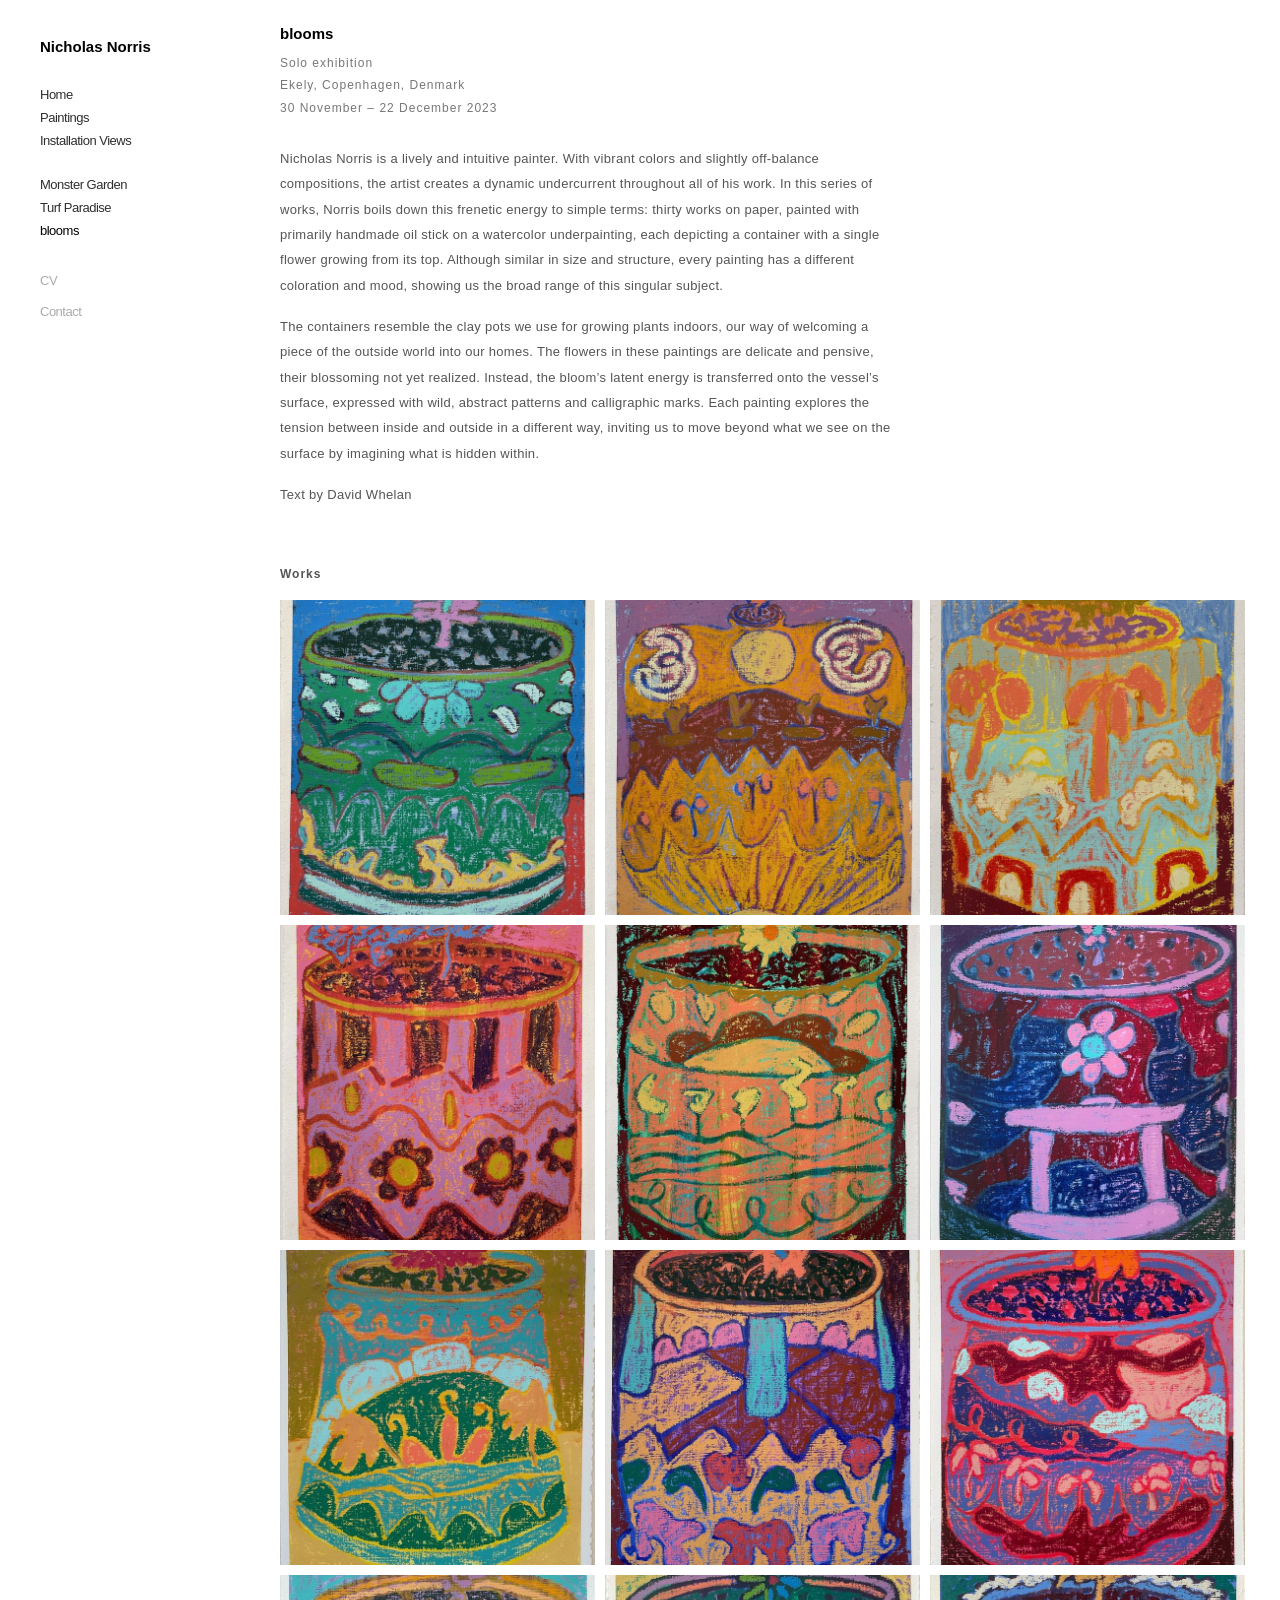
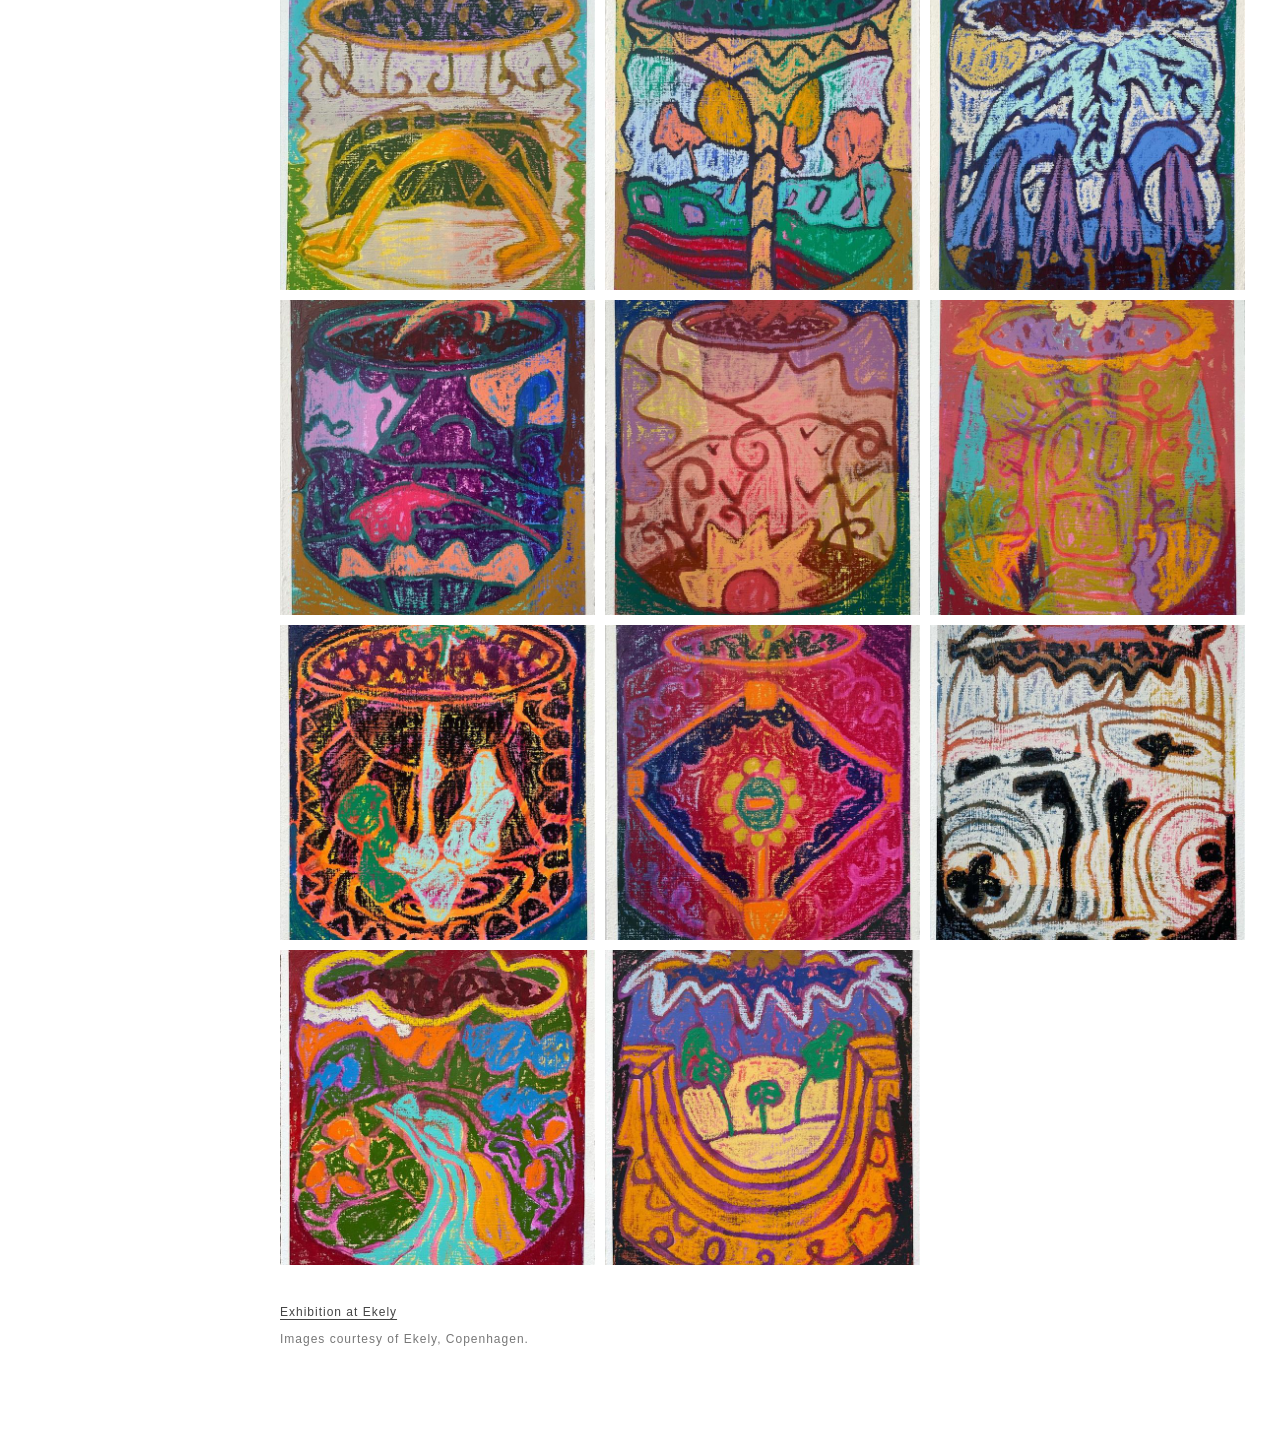
<file: docs/blooms.html>
<!DOCTYPE html>
<html lang="en">
<head>
  <meta charset="utf-8">
  <meta name="viewport" content="width=device-width, initial-scale=1">
  <title>blooms | Nicholas Norris</title>
  <meta name="description" content="Nicholas Norris, painter. Paintings, installation views, CV and contact.">
  <meta property="og:title" content="blooms | Nicholas Norris">
  <meta property="og:description" content="Nicholas Norris, painter. Paintings, installation views, CV and contact.">
  <meta property="og:image" content="https://www.nicholasnorris.com/img/installation-views/01-230224_TGG_016.jpg">
  <link rel="canonical" href="https://www.nicholasnorris.com/blooms">
  <link rel="stylesheet" href="assets/style.css">
</head>
<body data-site="Nicholas Norris" data-title="blooms | Nicholas Norris">
  <aside class="sidebar">
    <a class="site-title" href="index.html">Nicholas Norris</a>
    <nav aria-label="Main">
      <ul class="nav-primary">
        <li><a href="index.html">Home</a></li>
        <li><a href="paintings.html">Paintings</a></li>
        <li><a href="installation-views.html">Installation Views</a></li>
      </ul>
      <ul class="nav-shows">
        <li><a href="monster-garden.html">Monster Garden</a></li>
        <li><a href="turf-paradise.html">Turf Paradise</a></li>
        <li><a href="blooms.html" aria-current="page">blooms</a></li>
      </ul>
      <ul class="nav-secondary">
        <li><a href="cv.html">CV</a></li>
        <li><a href="contact.html">Contact</a></li>
      </ul>
    </nav>
      <div class="caption" data-caption hidden>
        <div class="title"></div>
        <div class="year"></div>
        <div class="medium"></div>
        <div class="size"></div>
        <div class="controls">
          <a class="prev" href="#">Prev</a> / <a class="next" href="#">Next</a><br>
          <a class="show-thumbs" href="#thumbnails">Show thumbnails</a>
        </div>
      </div>
  </aside>
  <main>
    <div class="show" data-hide-in-viewer>
      <header class="show-head">
        <h1>blooms</h1>
        <p>Solo exhibition</p>
        <p>Ekely, Copenhagen, Denmark</p>
        <p>30 November – 22 December 2023</p>
      </header>


      <div class="show-text">
        <p>Nicholas Norris is a lively and intuitive painter. With vibrant colors and slightly off-balance compositions, the artist creates a dynamic undercurrent throughout all of his work. In this series of works, Norris boils down this frenetic energy to simple terms: thirty works on paper, painted with primarily handmade oil stick on a watercolor underpainting, each depicting a container with a single flower growing from its top. Although similar in size and structure, every painting has a different coloration and mood, showing us the broad range of this singular subject.</p>
        <p>The containers resemble the clay pots we use for growing plants indoors, our way of welcoming a piece of the outside world into our homes. The flowers in these paintings are delicate and pensive, their blossoming not yet realized. Instead, the bloom’s latent energy is transferred onto the vessel’s surface, expressed with wild, abstract patterns and calligraphic marks. Each painting explores the tension between inside and outside in a different way, inviting us to move beyond what we see on the surface by imagining what is hidden within.</p>
        <p class="credit">Text by David Whelan</p>
      </div>
      <h2 class="show-works">Works</h2>
    </div>
    <div class="grid">
      <a href="#blooms-1"><img src="img/shows/blooms/works/thumbs/blooms-01.jpg" alt="blooms 1, 2023. Oil stick and watercolor on paper, ." loading="lazy" width="640" height="640"></a>
      <a href="#blooms-2"><img src="img/shows/blooms/works/thumbs/blooms-02.jpg" alt="blooms 2, 2023. Oil stick and watercolor on paper, ." loading="lazy" width="640" height="640"></a>
      <a href="#blooms-3"><img src="img/shows/blooms/works/thumbs/blooms-03.jpg" alt="blooms 3, 2023. Oil stick and watercolor on paper, ." loading="lazy" width="640" height="640"></a>
      <a href="#blooms-4"><img src="img/shows/blooms/works/thumbs/blooms-04.jpg" alt="blooms 4, 2023. Oil stick and watercolor on paper, ." loading="lazy" width="640" height="640"></a>
      <a href="#blooms-5"><img src="img/shows/blooms/works/thumbs/blooms-05.jpg" alt="blooms 5, 2023. Oil stick and watercolor on paper, ." loading="lazy" width="640" height="640"></a>
      <a href="#blooms-6"><img src="img/shows/blooms/works/thumbs/blooms-06.jpg" alt="blooms 6, 2023. Oil stick and watercolor on paper, ." loading="lazy" width="640" height="640"></a>
      <a href="#blooms-7"><img src="img/shows/blooms/works/thumbs/blooms-07.jpg" alt="blooms 7, 2023. Oil stick and watercolor on paper, ." loading="lazy" width="640" height="640"></a>
      <a href="#blooms-8"><img src="img/shows/blooms/works/thumbs/blooms-08.jpg" alt="blooms 8, 2023. Oil stick and watercolor on paper, ." loading="lazy" width="640" height="640"></a>
      <a href="#blooms-9"><img src="img/shows/blooms/works/thumbs/blooms-09.jpg" alt="blooms 9, 2023. Oil stick and watercolor on paper, ." loading="lazy" width="640" height="640"></a>
      <a href="#blooms-10"><img src="img/shows/blooms/works/thumbs/blooms-10.jpg" alt="blooms 10, 2023. Oil stick and watercolor on paper, ." loading="lazy" width="640" height="640"></a>
      <a href="#blooms-11"><img src="img/shows/blooms/works/thumbs/blooms-11.jpg" alt="blooms 11, 2023. Oil stick and watercolor on paper, ." loading="lazy" width="640" height="640"></a>
      <a href="#blooms-12"><img src="img/shows/blooms/works/thumbs/blooms-12.jpg" alt="blooms 12, 2023. Oil stick and watercolor on paper, ." loading="lazy" width="640" height="640"></a>
      <a href="#blooms-13"><img src="img/shows/blooms/works/thumbs/blooms-13.jpg" alt="blooms 13, 2023. Oil stick and watercolor on paper, ." loading="lazy" width="640" height="640"></a>
      <a href="#blooms-14"><img src="img/shows/blooms/works/thumbs/blooms-14.jpg" alt="blooms 14, 2023. Oil stick and watercolor on paper, ." loading="lazy" width="640" height="640"></a>
      <a href="#blooms-15"><img src="img/shows/blooms/works/thumbs/blooms-15.jpg" alt="blooms 15, 2023. Oil stick and watercolor on paper, ." loading="lazy" width="640" height="640"></a>
      <a href="#blooms-16"><img src="img/shows/blooms/works/thumbs/blooms-16.jpg" alt="blooms 16, 2023. Oil stick and watercolor on paper, ." loading="lazy" width="640" height="640"></a>
      <a href="#blooms-17"><img src="img/shows/blooms/works/thumbs/blooms-17.jpg" alt="blooms 17, 2023. Oil stick and watercolor on paper, ." loading="lazy" width="640" height="640"></a>
      <a href="#blooms-18"><img src="img/shows/blooms/works/thumbs/blooms-18.jpg" alt="blooms 18, 2023. Oil stick and watercolor on paper, ." loading="lazy" width="640" height="640"></a>
      <a href="#blooms-19"><img src="img/shows/blooms/works/thumbs/blooms-19.jpg" alt="blooms 19, 2023. Oil stick and watercolor on paper, ." loading="lazy" width="640" height="640"></a>
      <a href="#blooms-20"><img src="img/shows/blooms/works/thumbs/blooms-20.jpg" alt="blooms 20, 2023. Oil stick and watercolor on paper, ." loading="lazy" width="640" height="640"></a>
    </div>
    <div class="viewer" hidden>
      <img alt="">
    </div>
      <div class="caption mobile-caption" data-caption hidden>
        <div class="title"></div>
        <div class="year"></div>
        <div class="medium"></div>
        <div class="size"></div>
        <div class="controls">
          <a class="prev" href="#">Prev</a> / <a class="next" href="#">Next</a><br>
          <a class="show-thumbs" href="#thumbnails">Show thumbnails</a>
        </div>
      </div>
    <script type="application/json" id="paintings-data">[{"slug": "blooms-1", "title": "blooms 1", "year": "2023", "medium": "Oil stick and watercolor on paper", "size": "", "large": "img/shows/blooms/works/blooms-01.jpg"}, {"slug": "blooms-2", "title": "blooms 2", "year": "2023", "medium": "Oil stick and watercolor on paper", "size": "", "large": "img/shows/blooms/works/blooms-02.jpg"}, {"slug": "blooms-3", "title": "blooms 3", "year": "2023", "medium": "Oil stick and watercolor on paper", "size": "", "large": "img/shows/blooms/works/blooms-03.jpg"}, {"slug": "blooms-4", "title": "blooms 4", "year": "2023", "medium": "Oil stick and watercolor on paper", "size": "", "large": "img/shows/blooms/works/blooms-04.jpg"}, {"slug": "blooms-5", "title": "blooms 5", "year": "2023", "medium": "Oil stick and watercolor on paper", "size": "", "large": "img/shows/blooms/works/blooms-05.jpg"}, {"slug": "blooms-6", "title": "blooms 6", "year": "2023", "medium": "Oil stick and watercolor on paper", "size": "", "large": "img/shows/blooms/works/blooms-06.jpg"}, {"slug": "blooms-7", "title": "blooms 7", "year": "2023", "medium": "Oil stick and watercolor on paper", "size": "", "large": "img/shows/blooms/works/blooms-07.jpg"}, {"slug": "blooms-8", "title": "blooms 8", "year": "2023", "medium": "Oil stick and watercolor on paper", "size": "", "large": "img/shows/blooms/works/blooms-08.jpg"}, {"slug": "blooms-9", "title": "blooms 9", "year": "2023", "medium": "Oil stick and watercolor on paper", "size": "", "large": "img/shows/blooms/works/blooms-09.jpg"}, {"slug": "blooms-10", "title": "blooms 10", "year": "2023", "medium": "Oil stick and watercolor on paper", "size": "", "large": "img/shows/blooms/works/blooms-10.jpg"}, {"slug": "blooms-11", "title": "blooms 11", "year": "2023", "medium": "Oil stick and watercolor on paper", "size": "", "large": "img/shows/blooms/works/blooms-11.jpg"}, {"slug": "blooms-12", "title": "blooms 12", "year": "2023", "medium": "Oil stick and watercolor on paper", "size": "", "large": "img/shows/blooms/works/blooms-12.jpg"}, {"slug": "blooms-13", "title": "blooms 13", "year": "2023", "medium": "Oil stick and watercolor on paper", "size": "", "large": "img/shows/blooms/works/blooms-13.jpg"}, {"slug": "blooms-14", "title": "blooms 14", "year": "2023", "medium": "Oil stick and watercolor on paper", "size": "", "large": "img/shows/blooms/works/blooms-14.jpg"}, {"slug": "blooms-15", "title": "blooms 15", "year": "2023", "medium": "Oil stick and watercolor on paper", "size": "", "large": "img/shows/blooms/works/blooms-15.jpg"}, {"slug": "blooms-16", "title": "blooms 16", "year": "2023", "medium": "Oil stick and watercolor on paper", "size": "", "large": "img/shows/blooms/works/blooms-16.jpg"}, {"slug": "blooms-17", "title": "blooms 17", "year": "2023", "medium": "Oil stick and watercolor on paper", "size": "", "large": "img/shows/blooms/works/blooms-17.jpg"}, {"slug": "blooms-18", "title": "blooms 18", "year": "2023", "medium": "Oil stick and watercolor on paper", "size": "", "large": "img/shows/blooms/works/blooms-18.jpg"}, {"slug": "blooms-19", "title": "blooms 19", "year": "2023", "medium": "Oil stick and watercolor on paper", "size": "", "large": "img/shows/blooms/works/blooms-19.jpg"}, {"slug": "blooms-20", "title": "blooms 20", "year": "2023", "medium": "Oil stick and watercolor on paper", "size": "", "large": "img/shows/blooms/works/blooms-20.jpg"}]</script>
    <footer class="show-foot" data-hide-in-viewer>
        <p><a href="https://ekely.dk/event/3916">Exhibition at Ekely</a></p>
        <p>Images courtesy of Ekely, Copenhagen.</p>
    </footer>
  </main>
  <script src="assets/gallery.js"></script>
</body>
</html>
</file>
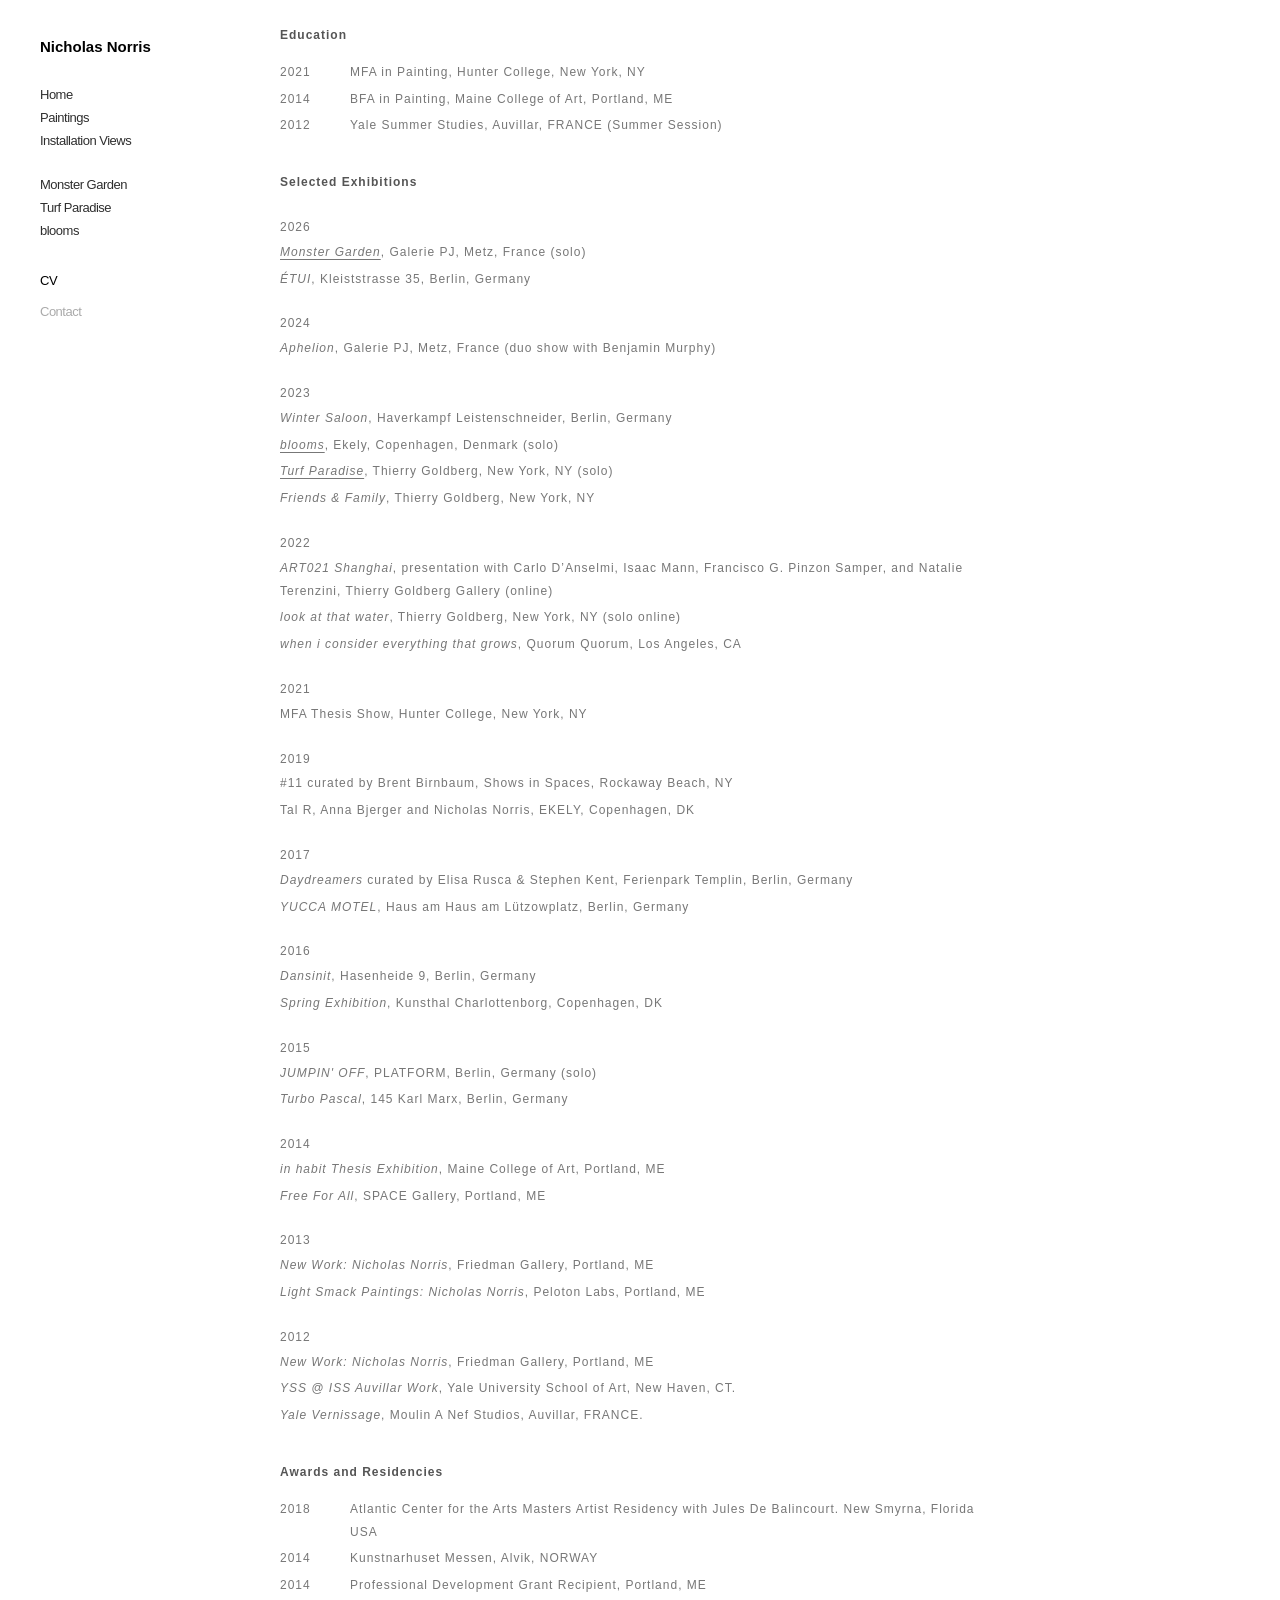
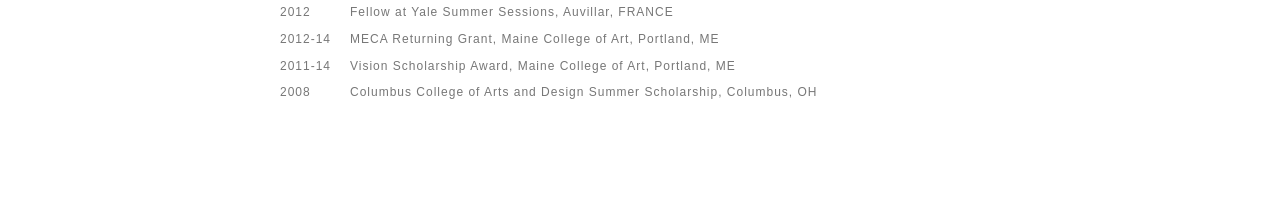
<file: docs/cv.html>
<!DOCTYPE html>
<html lang="en">
<head>
  <meta charset="utf-8">
  <meta name="viewport" content="width=device-width, initial-scale=1">
  <title>CV | Nicholas Norris</title>
  <meta name="description" content="Nicholas Norris, painter. Paintings, installation views, CV and contact.">
  <meta property="og:title" content="CV | Nicholas Norris">
  <meta property="og:description" content="Nicholas Norris, painter. Paintings, installation views, CV and contact.">
  <meta property="og:image" content="https://www.nicholasnorris.com/img/installation-views/01-230224_TGG_016.jpg">
  <link rel="canonical" href="https://www.nicholasnorris.com/cv">
  <link rel="stylesheet" href="assets/style.css">
</head>
<body data-site="Nicholas Norris" data-title="CV | Nicholas Norris">
  <aside class="sidebar">
    <a class="site-title" href="index.html">Nicholas Norris</a>
    <nav aria-label="Main">
      <ul class="nav-primary">
        <li><a href="index.html">Home</a></li>
        <li><a href="paintings.html">Paintings</a></li>
        <li><a href="installation-views.html">Installation Views</a></li>
      </ul>
      <ul class="nav-shows">
        <li><a href="monster-garden.html">Monster Garden</a></li>
        <li><a href="turf-paradise.html">Turf Paradise</a></li>
        <li><a href="blooms.html">blooms</a></li>
      </ul>
      <ul class="nav-secondary">
        <li><a href="cv.html" aria-current="page">CV</a></li>
        <li><a href="contact.html">Contact</a></li>
      </ul>
    </nav>
  </aside>
  <main>
    <div class="cv">
<section>
  <h2>Education</h2>
  <ul class="dated">
    <li><span>2021</span>MFA in Painting, Hunter College, New York, NY</li>
    <li><span>2014</span>BFA in Painting, Maine College of Art, Portland, ME</li>
    <li><span>2012</span>Yale Summer Studies, Auvillar, FRANCE (Summer Session)</li>
  </ul>
</section>

<section>
  <h2>Selected Exhibitions</h2>

  <h3>2026</h3>
  <p><em><a href="monster-garden.html">Monster Garden</a></em>, Galerie PJ, Metz, France (solo)</p>
  <p><em>ÉTUI</em>, Kleiststrasse 35, Berlin, Germany</p>

  <h3>2024</h3>
  <p><em>Aphelion</em>, Galerie PJ, Metz, France (duo show with Benjamin Murphy)</p>

  <h3>2023</h3>
  <p><em>Winter Saloon</em>, Haverkampf Leistenschneider, Berlin, Germany</p>
  <p><em><a href="blooms.html">blooms</a></em>, Ekely, Copenhagen, Denmark (solo)</p>
  <p><em><a href="turf-paradise.html">Turf Paradise</a></em>, Thierry Goldberg, New York, NY (solo)</p>
  <p><em>Friends &amp; Family</em>, Thierry Goldberg, New York, NY</p>

  <h3>2022</h3>
  <p><em>ART021 Shanghai</em>, presentation with Carlo D’Anselmi, Isaac Mann, Francisco G. Pinzon Samper, and Natalie Terenzini, Thierry Goldberg Gallery (online)</p>
  <p><em>look at that water</em>, Thierry Goldberg, New York, NY (solo online)</p>
  <p><em>when i consider everything that grows</em>, Quorum Quorum, Los Angeles, CA</p>

  <h3>2021</h3>
  <p>MFA Thesis Show, Hunter College, New York, NY</p>

  <h3>2019</h3>
  <p>#11 curated by Brent Birnbaum, Shows in Spaces, Rockaway Beach, NY</p>
  <p>Tal R, Anna Bjerger and Nicholas Norris, EKELY, Copenhagen, DK</p>

  <h3>2017</h3>
  <p><em>Daydreamers</em> curated by Elisa Rusca &amp; Stephen Kent, Ferienpark Templin, Berlin, Germany</p>
  <p><em>YUCCA MOTEL</em>, Haus am Haus am Lützowplatz, Berlin, Germany</p>

  <h3>2016</h3>
  <p><em>Dansinit</em>, Hasenheide 9, Berlin, Germany</p>
  <p><em>Spring Exhibition</em>, Kunsthal Charlottenborg, Copenhagen, DK</p>

  <h3>2015</h3>
  <p><em>JUMPIN' OFF</em>, PLATFORM, Berlin, Germany (solo)</p>
  <p><em>Turbo Pascal</em>, 145 Karl Marx, Berlin, Germany</p>

  <h3>2014</h3>
  <p><em>in habit Thesis Exhibition</em>, Maine College of Art, Portland, ME</p>
  <p><em>Free For All</em>, SPACE Gallery, Portland, ME</p>

  <h3>2013</h3>
  <p><em>New Work: Nicholas Norris</em>, Friedman Gallery, Portland, ME</p>
  <p><em>Light Smack Paintings: Nicholas Norris</em>, Peloton Labs, Portland, ME</p>

  <h3>2012</h3>
  <p><em>New Work: Nicholas Norris</em>, Friedman Gallery, Portland, ME</p>
  <p><em>YSS @ ISS Auvillar Work</em>, Yale University School of Art, New Haven, CT.</p>
  <p><em>Yale Vernissage</em>, Moulin A Nef Studios, Auvillar, FRANCE.</p>
</section>

<section>
  <h2>Awards and Residencies</h2>
  <ul class="dated">
    <li><span>2018</span>Atlantic Center for the Arts Masters Artist Residency with Jules De Balincourt. New Smyrna, Florida USA</li>
    <li><span>2014</span>Kunstnarhuset Messen, Alvik, NORWAY</li>
    <li><span>2014</span>Professional Development Grant Recipient, Portland, ME</li>
    <li><span>2012</span>Fellow at Yale Summer Sessions, Auvillar, FRANCE</li>
    <li><span>2012-14</span>MECA Returning Grant, Maine College of Art, Portland, ME</li>
    <li><span>2011-14</span>Vision Scholarship Award, Maine College of Art, Portland, ME</li>
    <li><span>2008</span>Columbus College of Arts and Design Summer Scholarship, Columbus, OH</li>
  </ul>
</section>

    </div>
  </main>
</body>
</html>
</file>
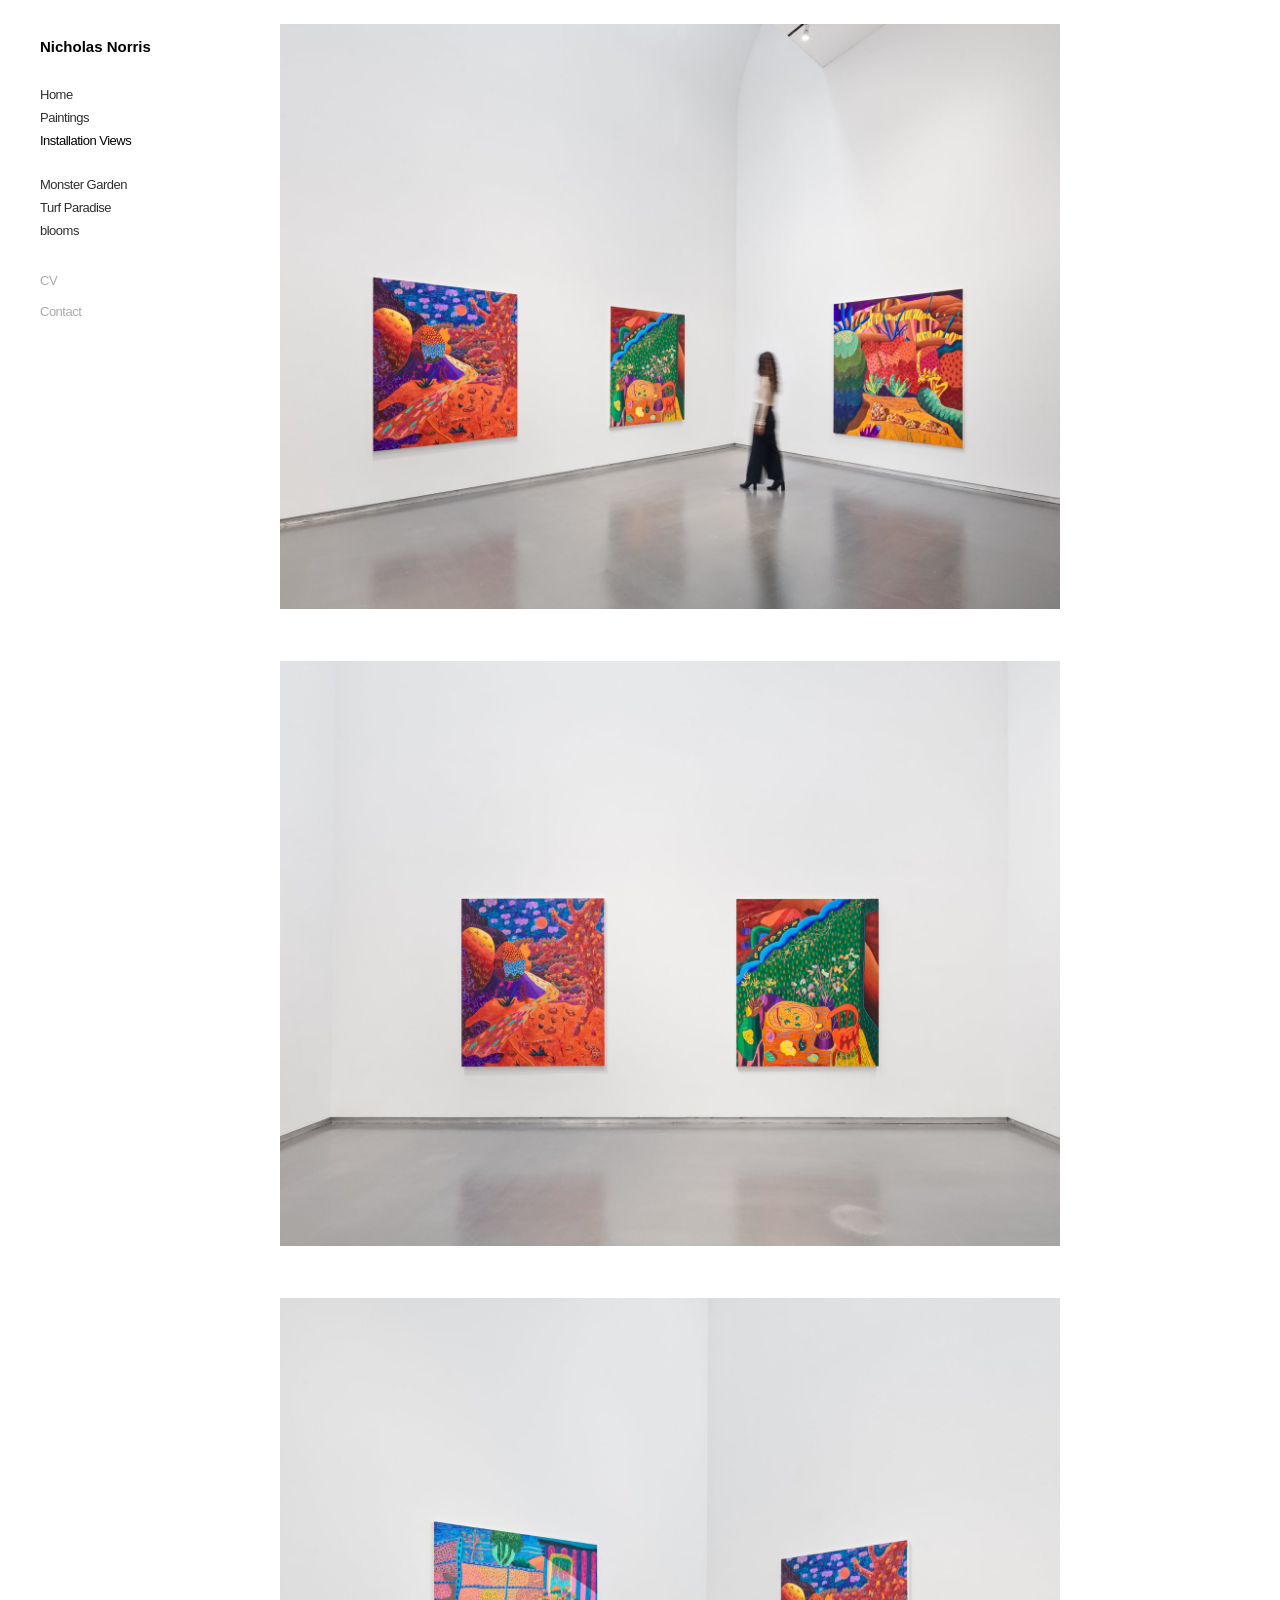
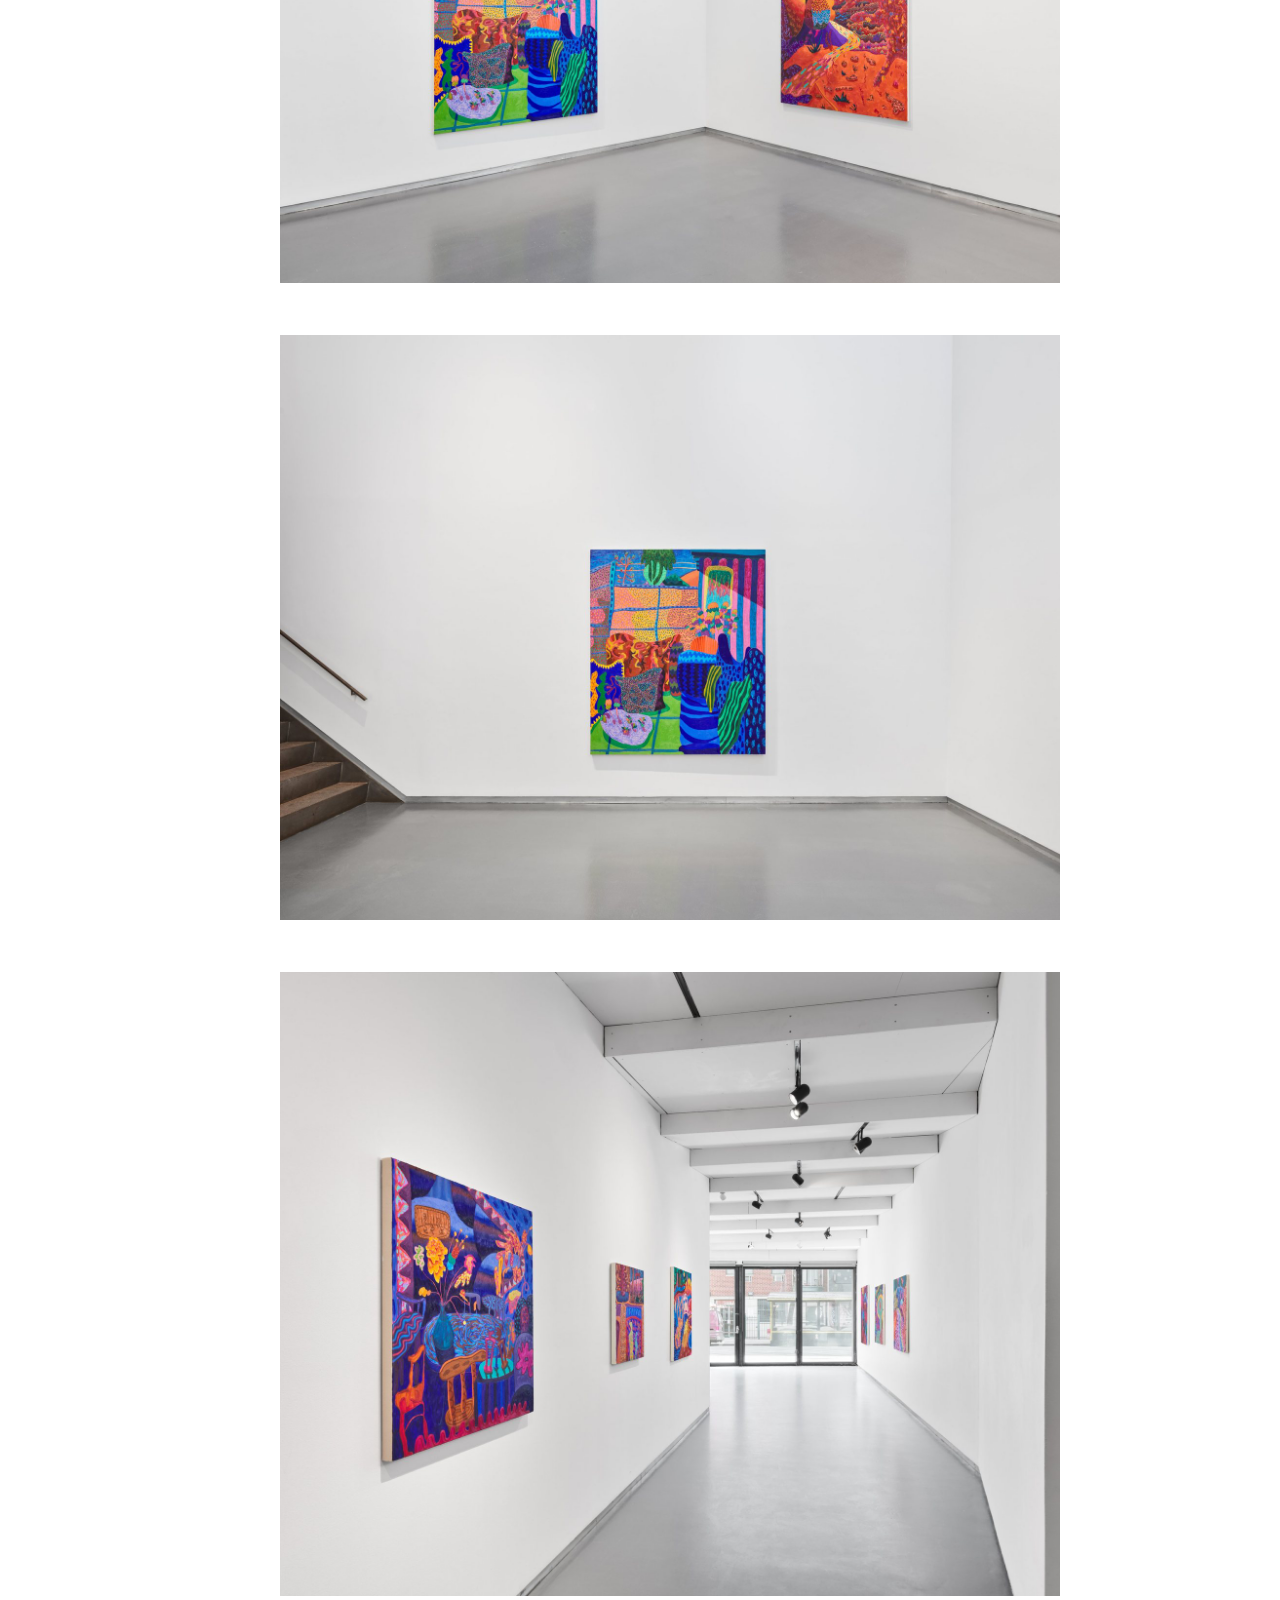
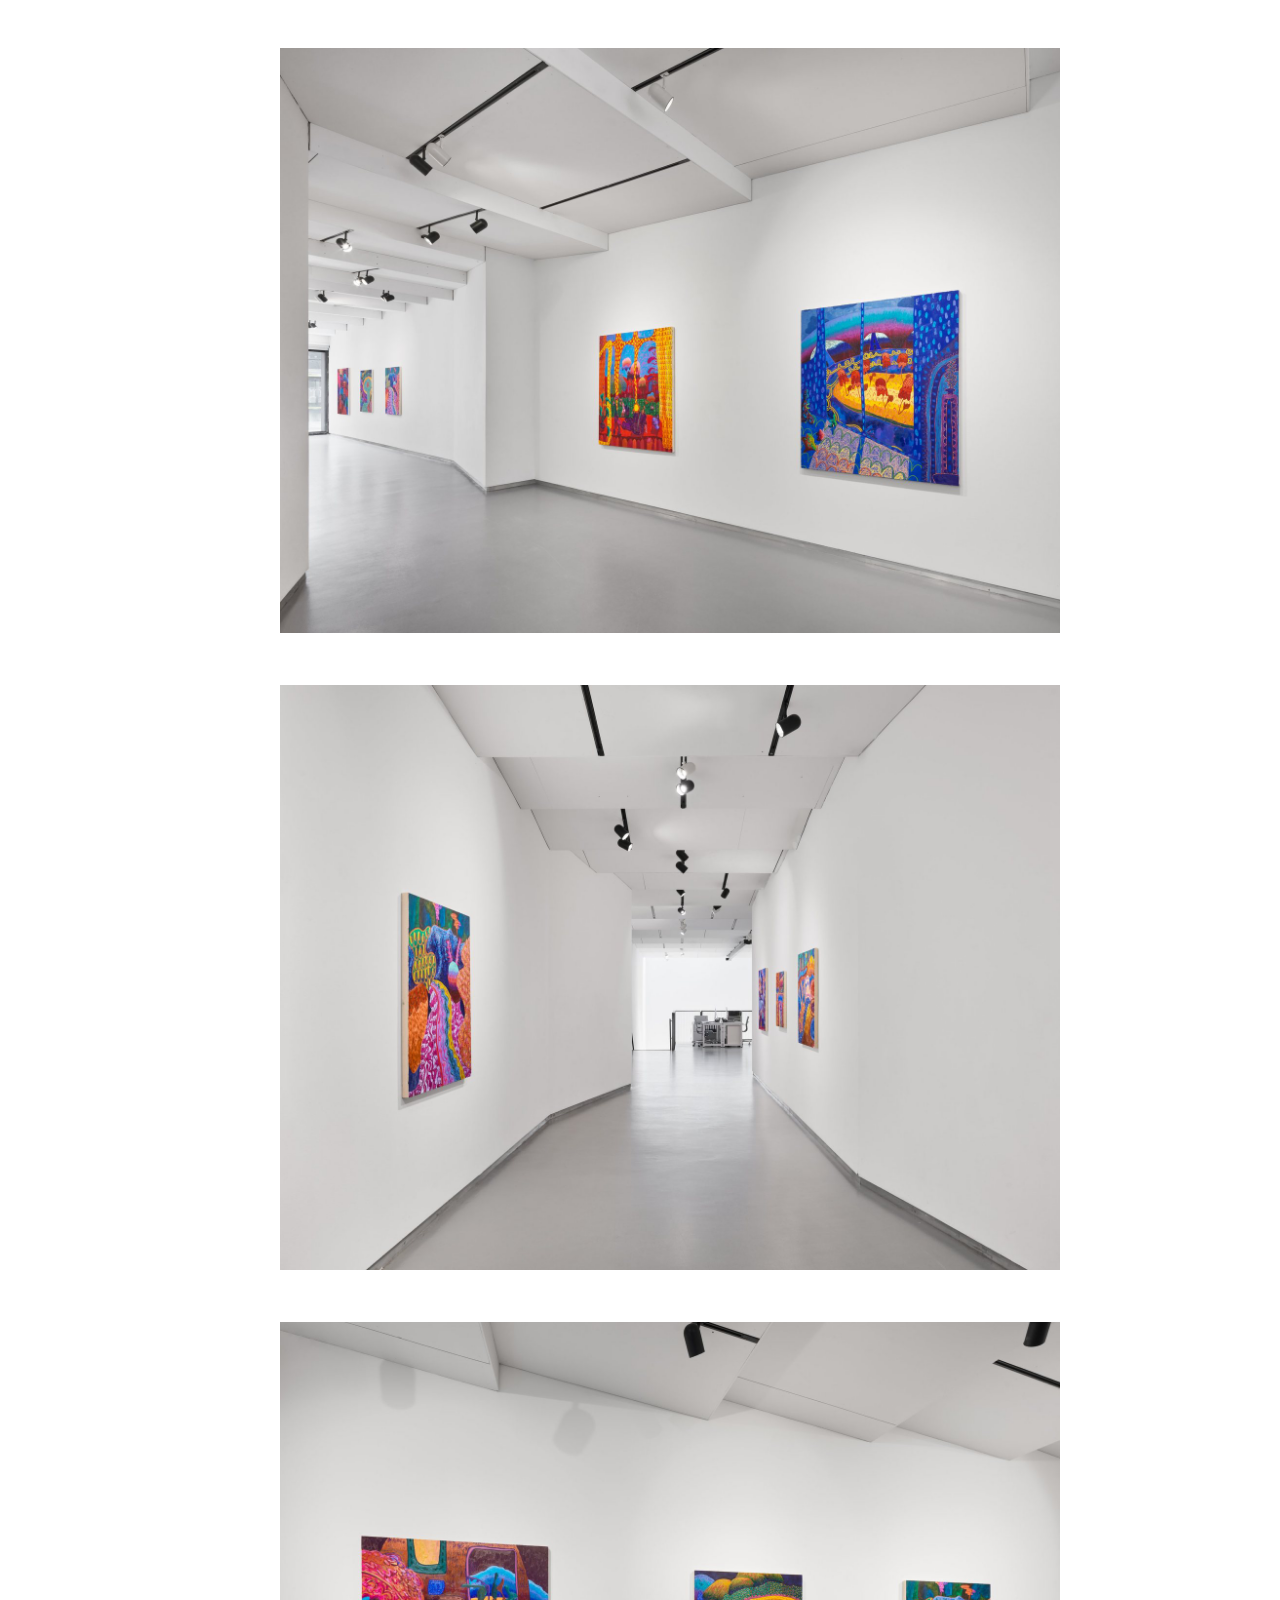
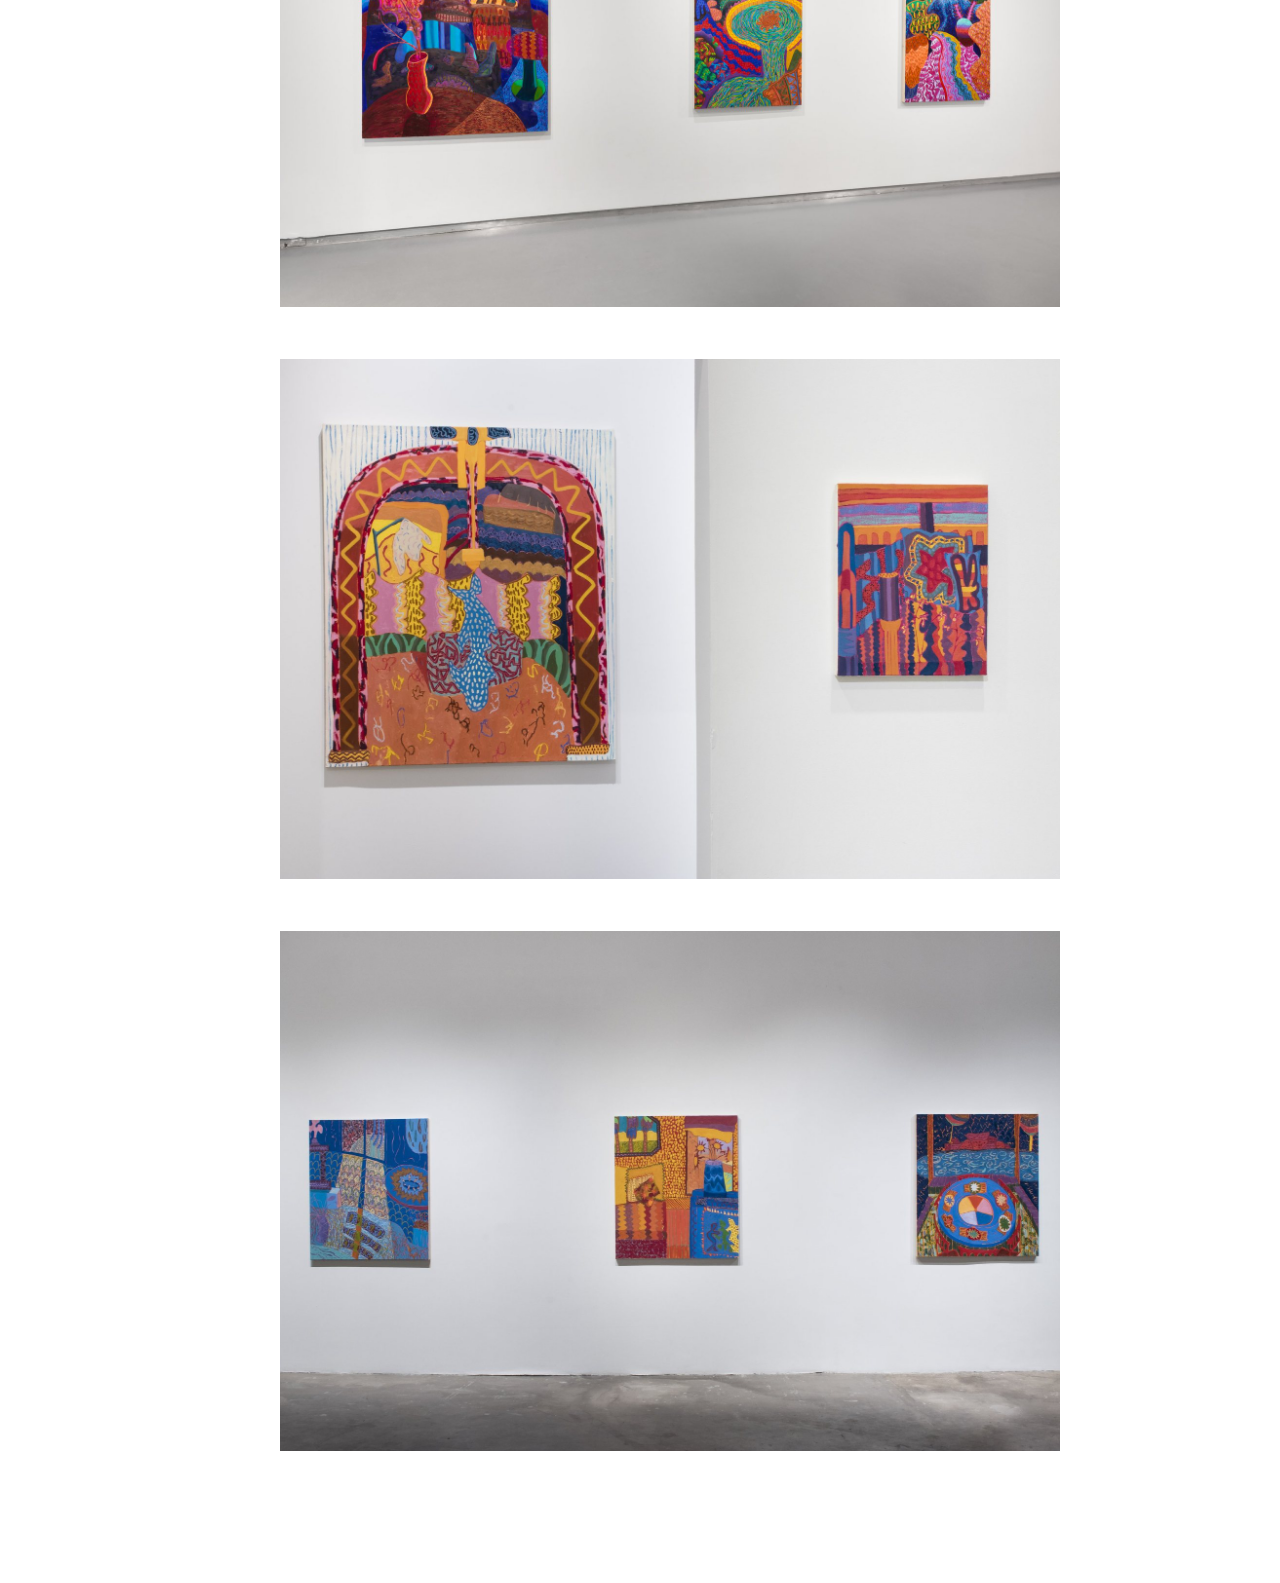
<file: docs/installation-views.html>
<!DOCTYPE html>
<html lang="en">
<head>
  <meta charset="utf-8">
  <meta name="viewport" content="width=device-width, initial-scale=1">
  <title>Installation Views | Nicholas Norris</title>
  <meta name="description" content="Nicholas Norris, painter. Paintings, installation views, CV and contact.">
  <meta property="og:title" content="Installation Views | Nicholas Norris">
  <meta property="og:description" content="Nicholas Norris, painter. Paintings, installation views, CV and contact.">
  <meta property="og:image" content="https://www.nicholasnorris.com/img/installation-views/01-230224_TGG_016.jpg">
  <link rel="canonical" href="https://www.nicholasnorris.com/installation-views">
  <link rel="stylesheet" href="assets/style.css">
</head>
<body data-site="Nicholas Norris" data-title="Installation Views | Nicholas Norris">
  <aside class="sidebar">
    <a class="site-title" href="index.html">Nicholas Norris</a>
    <nav aria-label="Main">
      <ul class="nav-primary">
        <li><a href="index.html">Home</a></li>
        <li><a href="paintings.html">Paintings</a></li>
        <li><a href="installation-views.html" aria-current="page">Installation Views</a></li>
      </ul>
      <ul class="nav-shows">
        <li><a href="monster-garden.html">Monster Garden</a></li>
        <li><a href="turf-paradise.html">Turf Paradise</a></li>
        <li><a href="blooms.html">blooms</a></li>
      </ul>
      <ul class="nav-secondary">
        <li><a href="cv.html">CV</a></li>
        <li><a href="contact.html">Contact</a></li>
      </ul>
    </nav>
  </aside>
  <main>
    <div class="column stack">
      <figure><img src="img/installation-views/01-230224_TGG_016.jpg" alt="Installation view" loading="lazy" width="1600" height="1200"></figure>
      <figure><img src="img/installation-views/02-230224_TGG_015.jpg" alt="Installation view" loading="lazy" width="1600" height="1200"></figure>
      <figure><img src="img/installation-views/03-230224_TGG_014.jpg" alt="Installation view" loading="lazy" width="1600" height="1200"></figure>
      <figure><img src="img/installation-views/04-230224_TGG_012.jpg" alt="Installation view" loading="lazy" width="1600" height="1200"></figure>
      <figure><img src="img/installation-views/05-230224_TGG_010.jpg" alt="Installation view" loading="lazy" width="1600" height="1280"></figure>
      <figure><img src="img/installation-views/06-230224_TGG_008.jpg" alt="Installation view" loading="lazy" width="1600" height="1200"></figure>
      <figure><img src="img/installation-views/07-230224_TGG_003.jpg" alt="Installation view" loading="lazy" width="1600" height="1200"></figure>
      <figure><img src="img/installation-views/08-230224_TGG_001.jpg" alt="Installation view" loading="lazy" width="1600" height="1200"></figure>
      <figure><img src="img/installation-views/09-IMG_2517.jpg" alt="Installation view" loading="lazy" width="1600" height="1067"></figure>
      <figure><img src="img/installation-views/10-IMG_2555.jpg" alt="Installation view" loading="lazy" width="1600" height="1067"></figure>
    </div>
  </main>
</body>
</html>
</file>
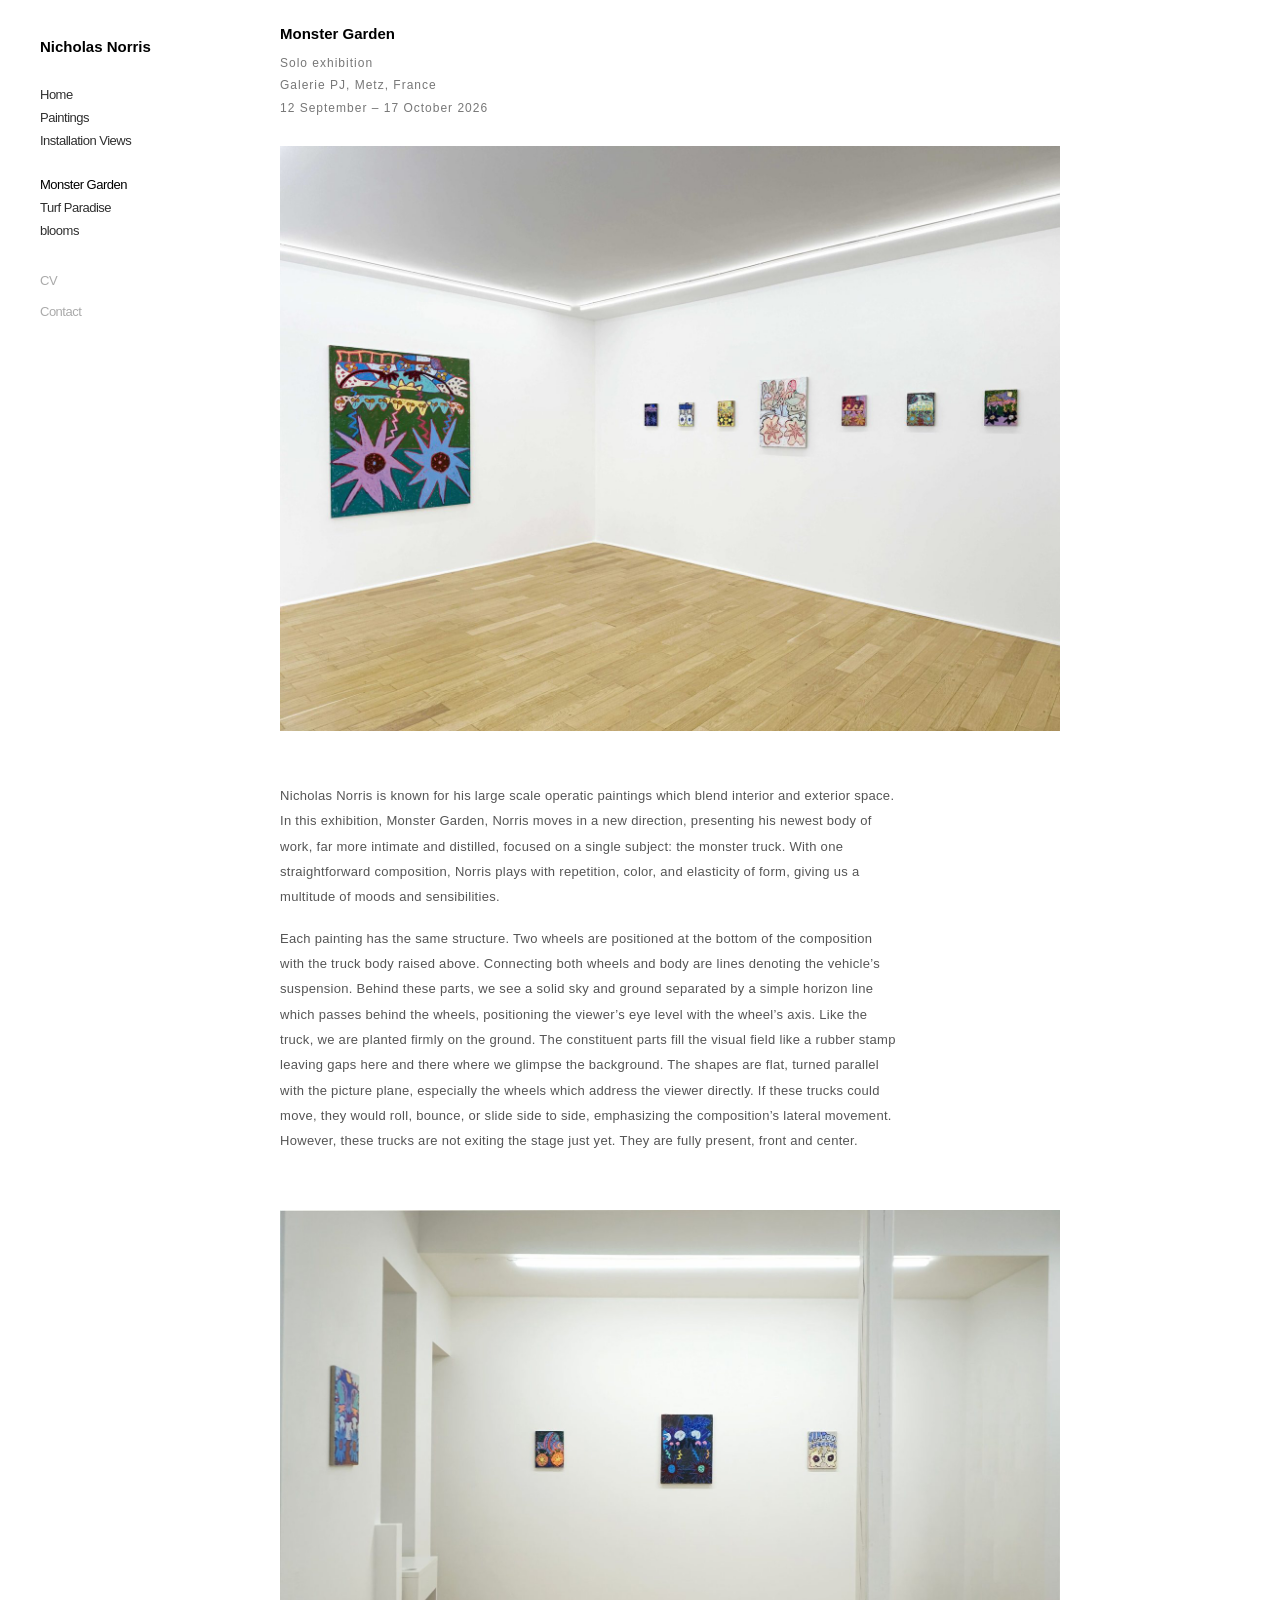
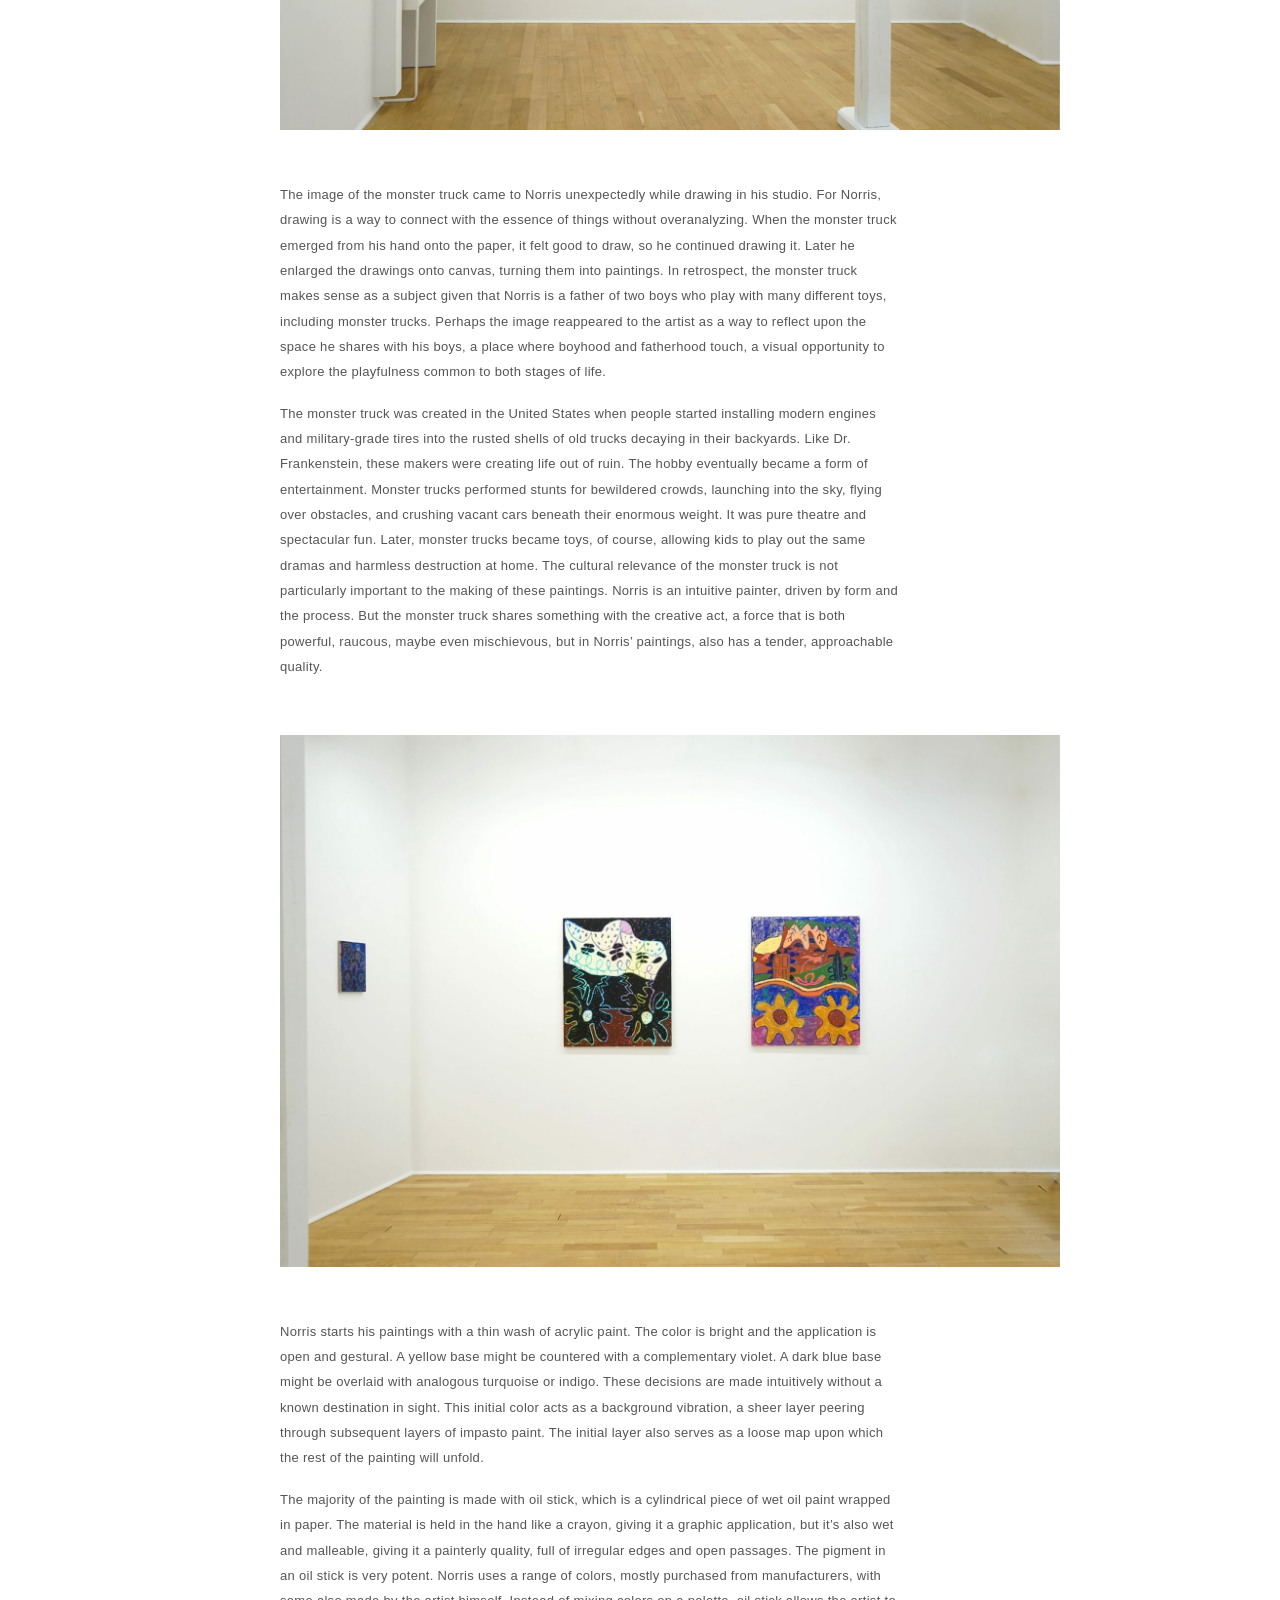
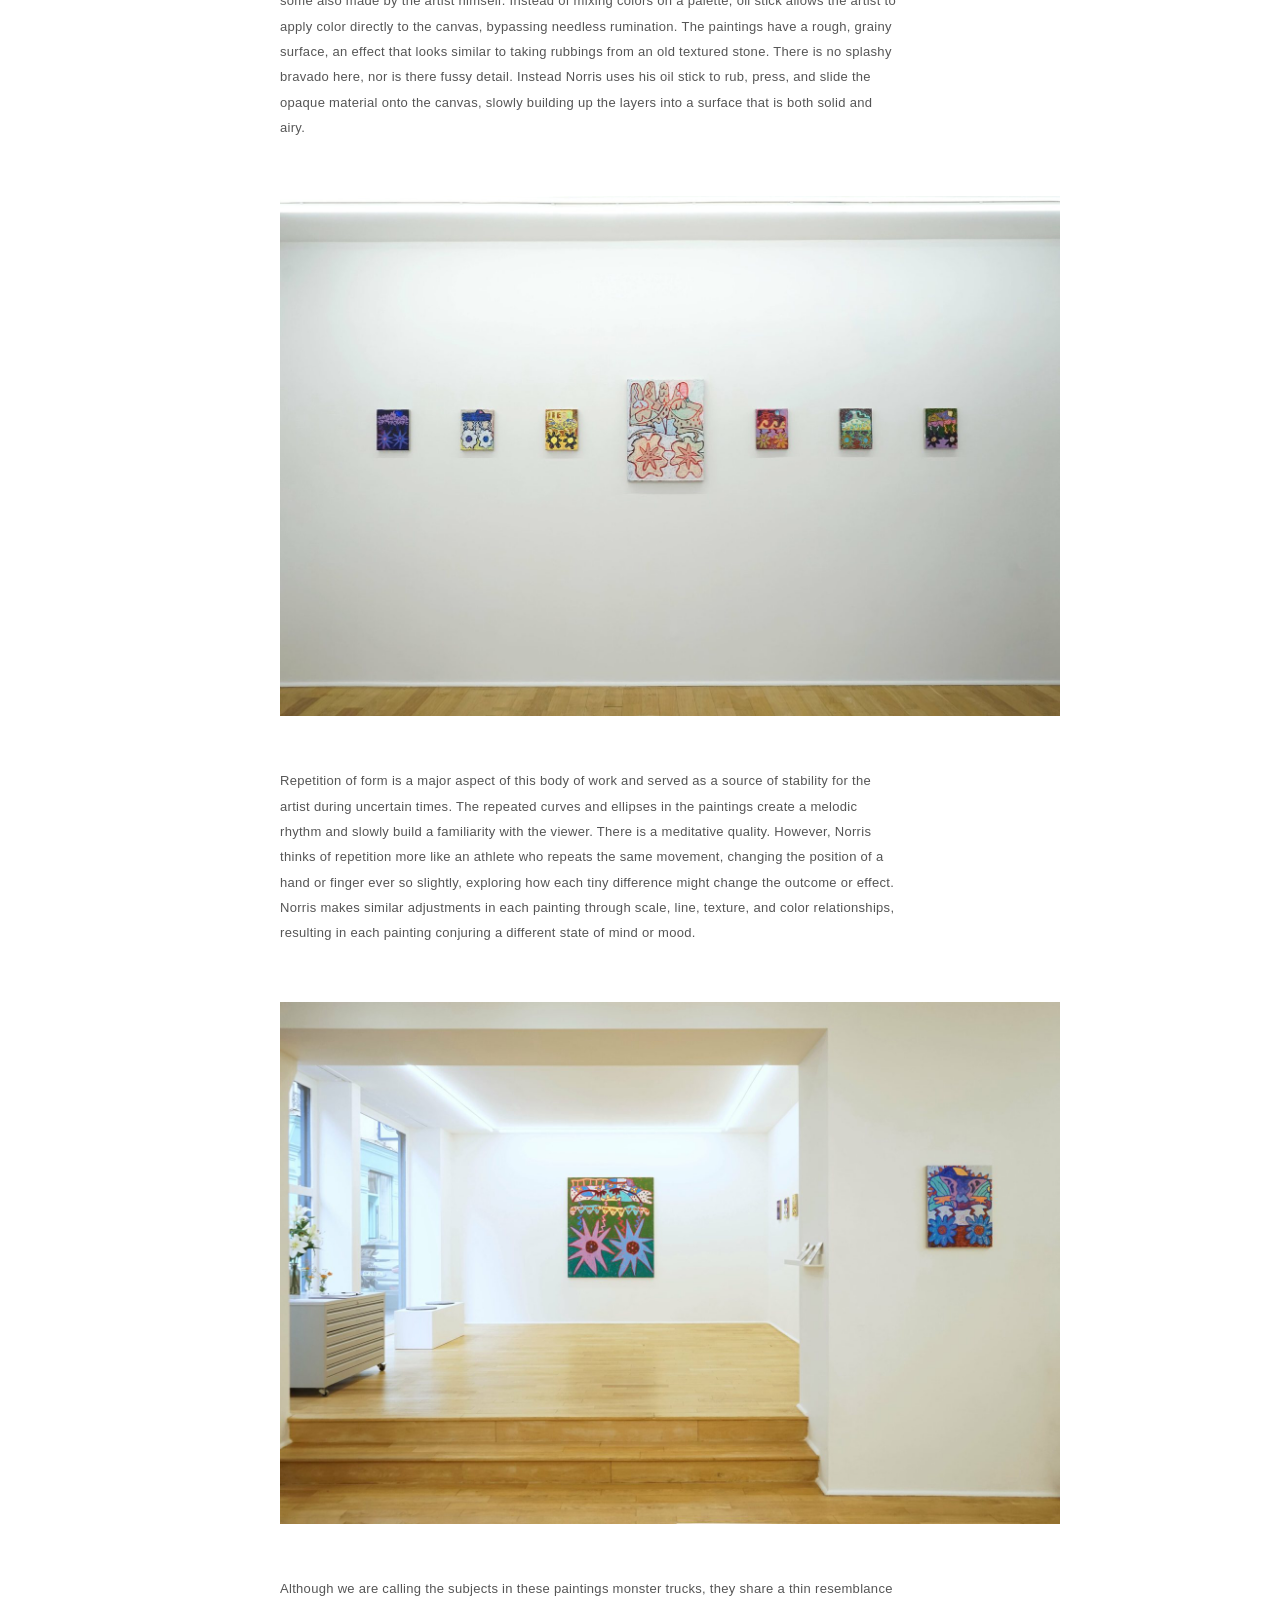
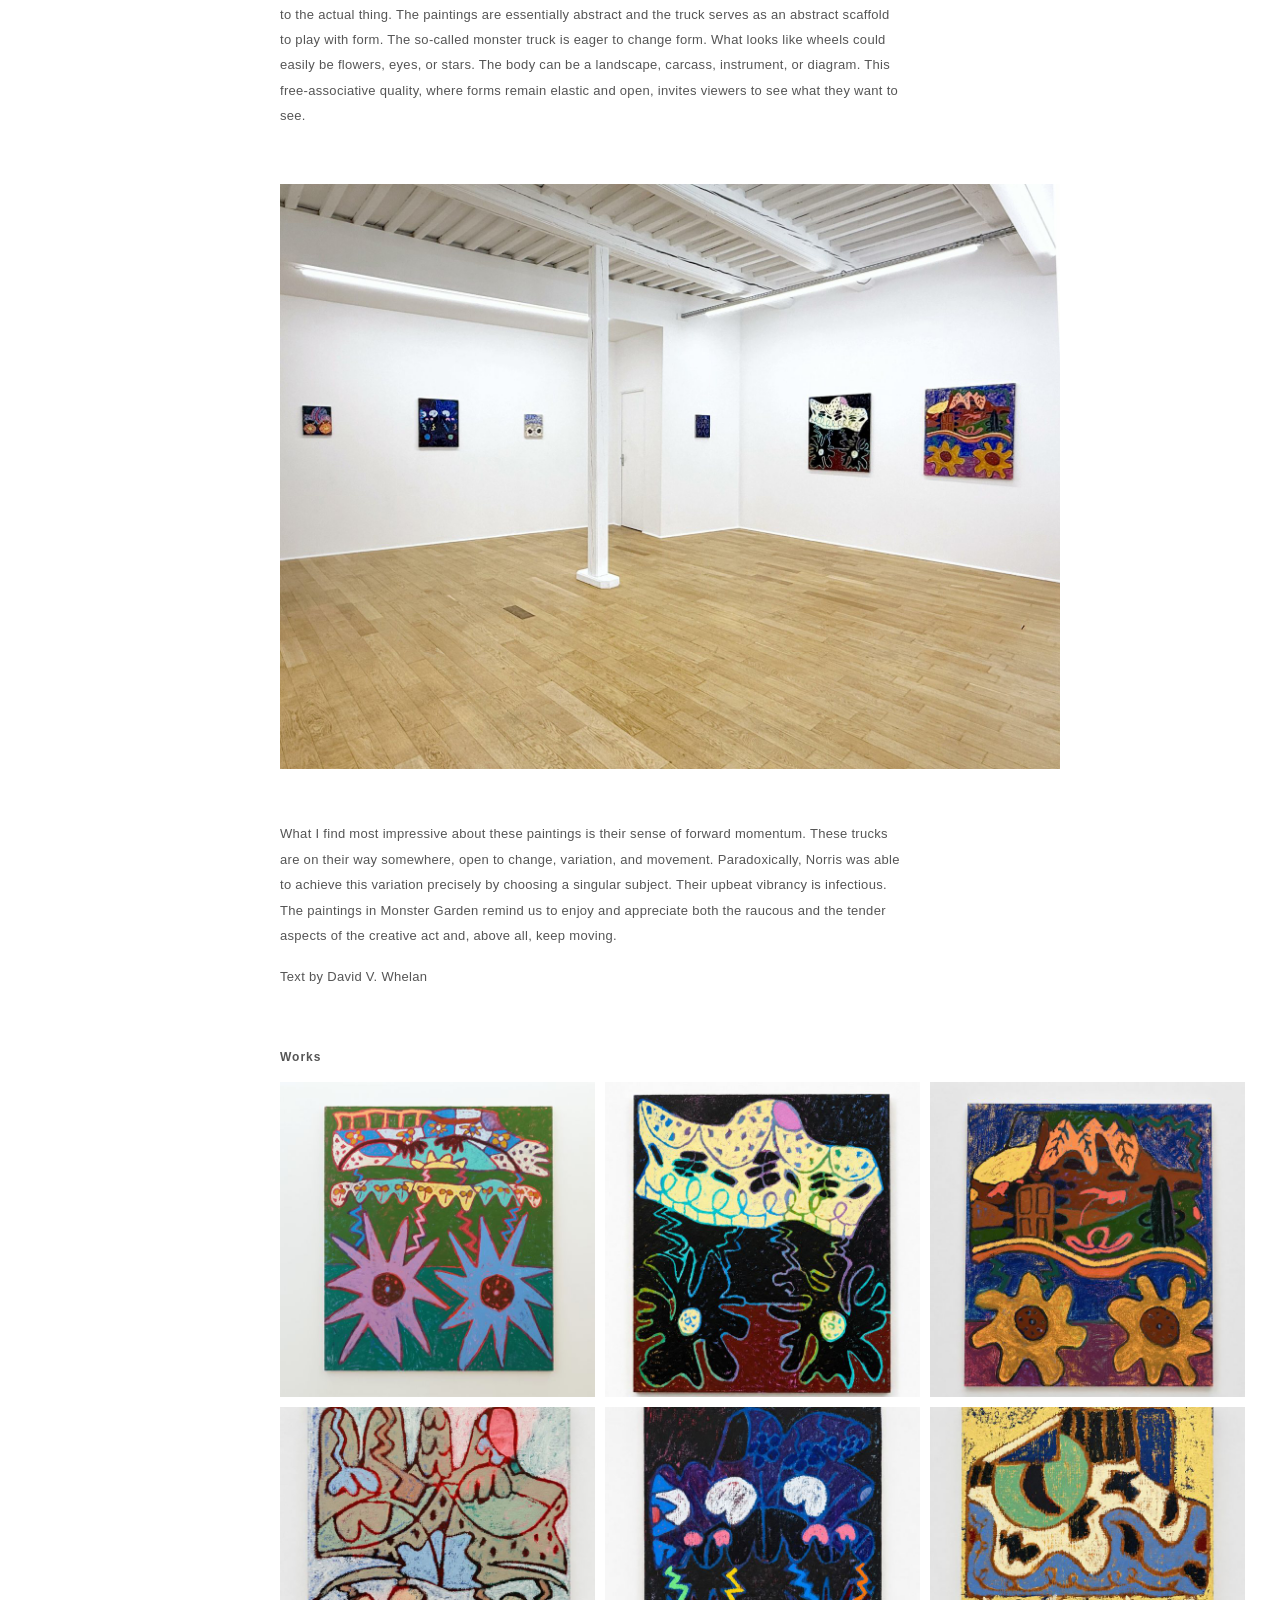
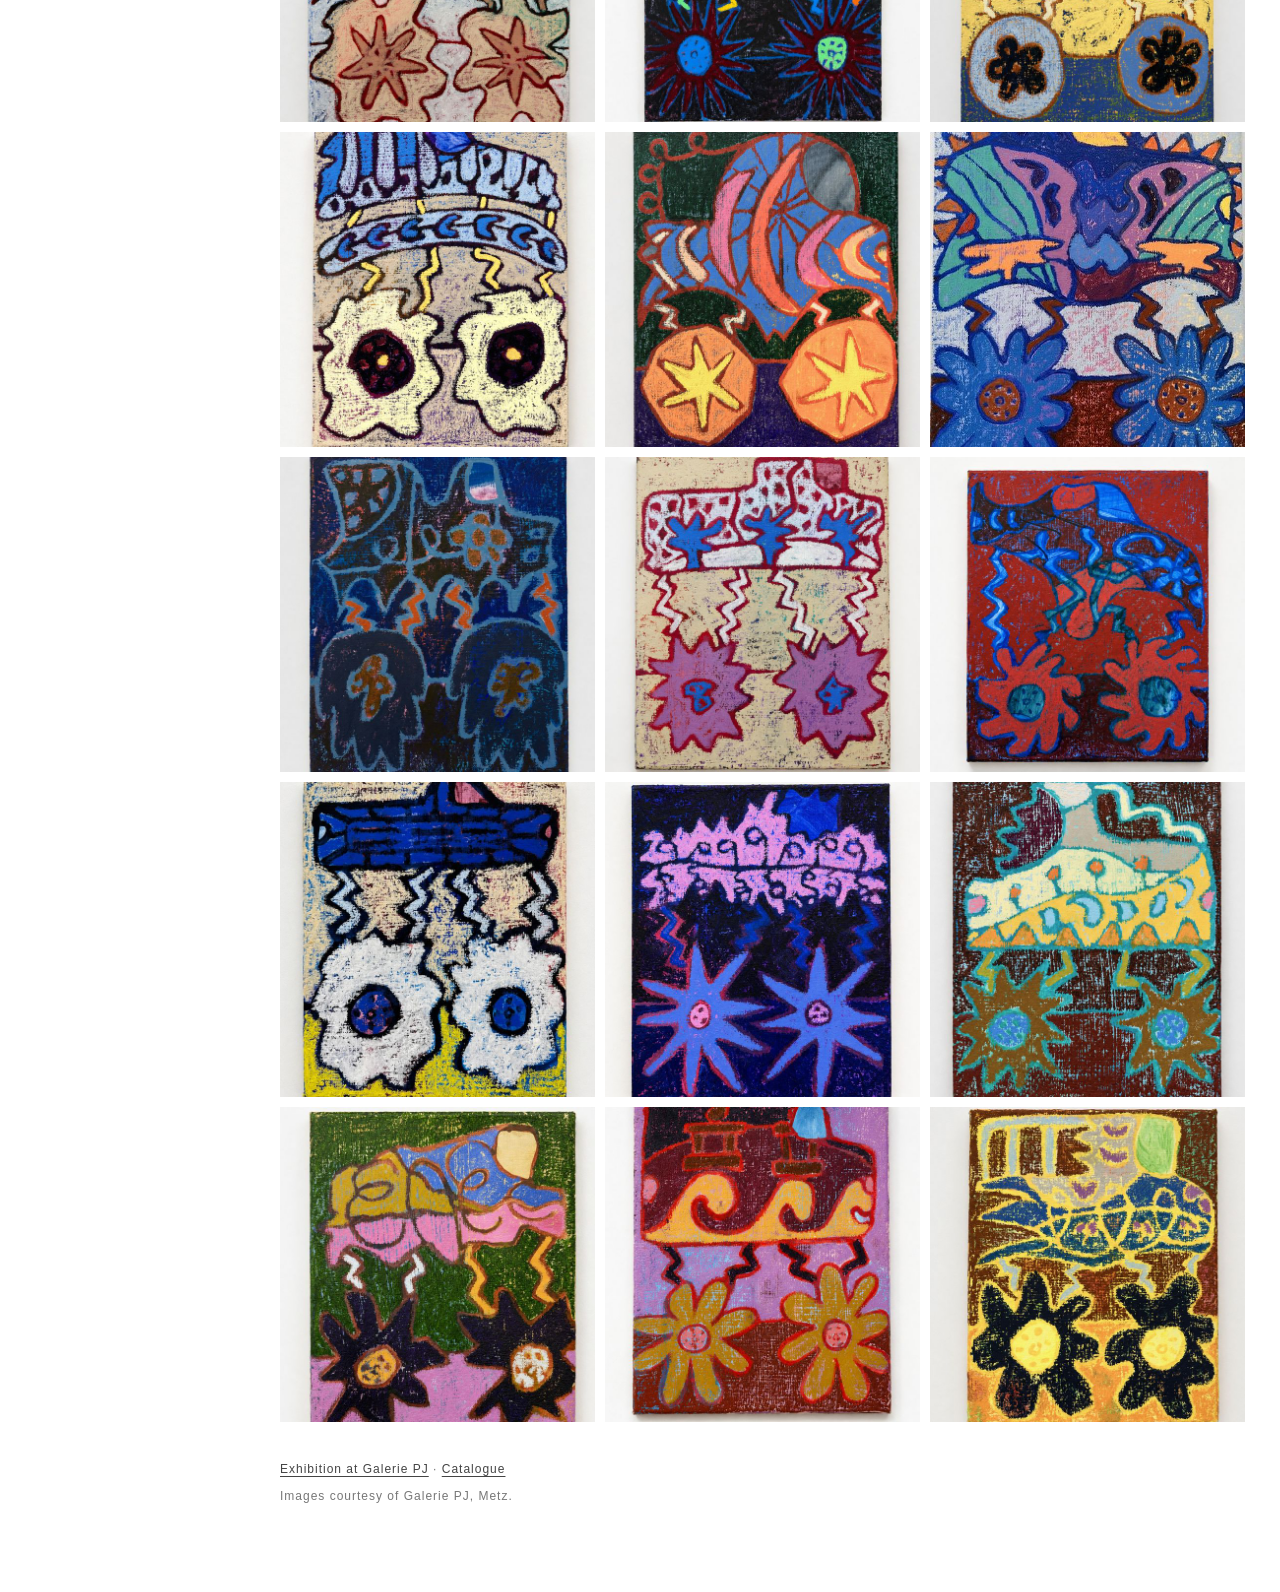
<file: docs/monster-garden.html>
<!DOCTYPE html>
<html lang="en">
<head>
  <meta charset="utf-8">
  <meta name="viewport" content="width=device-width, initial-scale=1">
  <title>Monster Garden | Nicholas Norris</title>
  <meta name="description" content="Nicholas Norris, painter. Paintings, installation views, CV and contact.">
  <meta property="og:title" content="Monster Garden | Nicholas Norris">
  <meta property="og:description" content="Nicholas Norris, painter. Paintings, installation views, CV and contact.">
  <meta property="og:image" content="https://www.nicholasnorris.com/img/shows/monster-garden/installation-views/01-Monster-11.jpg">
  <link rel="canonical" href="https://www.nicholasnorris.com/monster-garden">
  <link rel="stylesheet" href="assets/style.css">
</head>
<body data-site="Nicholas Norris" data-title="Monster Garden | Nicholas Norris">
  <aside class="sidebar">
    <a class="site-title" href="index.html">Nicholas Norris</a>
    <nav aria-label="Main">
      <ul class="nav-primary">
        <li><a href="index.html">Home</a></li>
        <li><a href="paintings.html">Paintings</a></li>
        <li><a href="installation-views.html">Installation Views</a></li>
      </ul>
      <ul class="nav-shows">
        <li><a href="monster-garden.html" aria-current="page">Monster Garden</a></li>
        <li><a href="turf-paradise.html">Turf Paradise</a></li>
        <li><a href="blooms.html">blooms</a></li>
      </ul>
      <ul class="nav-secondary">
        <li><a href="cv.html">CV</a></li>
        <li><a href="contact.html">Contact</a></li>
      </ul>
    </nav>
      <div class="caption" data-caption hidden>
        <div class="title"></div>
        <div class="year"></div>
        <div class="medium"></div>
        <div class="size"></div>
        <div class="controls">
          <a class="prev" href="#">Prev</a> / <a class="next" href="#">Next</a><br>
          <a class="show-thumbs" href="#thumbnails">Show thumbnails</a>
        </div>
      </div>
  </aside>
  <main>
    <div class="show" data-hide-in-viewer>
      <header class="show-head">
        <h1>Monster Garden</h1>
        <p>Solo exhibition</p>
        <p>Galerie PJ, Metz, France</p>
        <p>12 September – 17 October 2026</p>
      </header>

      <div class="column stack">
        <img src="img/shows/monster-garden/installation-views/01-Monster-11.jpg" alt="Monster Garden, installation view" width="1600" height="1200">
      </div>
      <div class="show-text">
        <p>Nicholas Norris is known for his large scale operatic paintings which blend interior and exterior space. In this exhibition, Monster Garden, Norris moves in a new direction, presenting his newest body of work, far more intimate and distilled, focused on a single subject: the monster truck. With one straightforward composition, Norris plays with repetition, color, and elasticity of form, giving us a multitude of moods and sensibilities.</p>
        <p>Each painting has the same structure. Two wheels are positioned at the bottom of the composition with the truck body raised above. Connecting both wheels and body are lines denoting the vehicle’s suspension. Behind these parts, we see a solid sky and ground separated by a simple horizon line which passes behind the wheels, positioning the viewer’s eye level with the wheel’s axis. Like the truck, we are planted firmly on the ground. The constituent parts fill the visual field like a rubber stamp leaving gaps here and there where we glimpse the background. The shapes are flat, turned parallel with the picture plane, especially the wheels which address the viewer directly. If these trucks could move, they would roll, bounce, or slide side to side, emphasizing the composition’s lateral movement. However, these trucks are not exiting the stage just yet. They are fully present, front and center.</p>
      </div>
      <div class="column stack">
        <img src="img/shows/monster-garden/installation-views/02-Monster-6.jpg" alt="Monster Garden, installation view" loading="lazy" width="1600" height="1067">
      </div>
      <div class="show-text">
        <p>The image of the monster truck came to Norris unexpectedly while drawing in his studio. For Norris, drawing is a way to connect with the essence of things without overanalyzing. When the monster truck emerged from his hand onto the paper, it felt good to draw, so he continued drawing it. Later he enlarged the drawings onto canvas, turning them into paintings. In retrospect, the monster truck makes sense as a subject given that Norris is a father of two boys who play with many different toys, including monster trucks. Perhaps the image reappeared to the artist as a way to reflect upon the space he shares with his boys, a place where boyhood and fatherhood touch, a visual opportunity to explore the playfulness common to both stages of life.</p>
        <p>The monster truck was created in the United States when people started installing modern engines and military-grade tires into the rusted shells of old trucks decaying in their backyards. Like Dr. Frankenstein, these makers were creating life out of ruin. The hobby eventually became a form of entertainment. Monster trucks performed stunts for bewildered crowds, launching into the sky, flying over obstacles, and crushing vacant cars beneath their enormous weight. It was pure theatre and spectacular fun. Later, monster trucks became toys, of course, allowing kids to play out the same dramas and harmless destruction at home. The cultural relevance of the monster truck is not particularly important to the making of these paintings. Norris is an intuitive painter, driven by form and the process. But the monster truck shares something with the creative act, a force that is both powerful, raucous, maybe even mischievous, but in Norris’ paintings, also has a tender, approachable quality.</p>
      </div>
      <div class="column stack">
        <img src="img/shows/monster-garden/installation-views/03-Monster-5.jpg" alt="Monster Garden, installation view" loading="lazy" width="1600" height="1090">
      </div>
      <div class="show-text">
        <p>Norris starts his paintings with a thin wash of acrylic paint. The color is bright and the application is open and gestural. A yellow base might be countered with a complementary violet. A dark blue base might be overlaid with analogous turquoise or indigo. These decisions are made intuitively without a known destination in sight. This initial color acts as a background vibration, a sheer layer peering through subsequent layers of impasto paint. The initial layer also serves as a loose map upon which the rest of the painting will unfold.</p>
        <p>The majority of the painting is made with oil stick, which is a cylindrical piece of wet oil paint wrapped in paper. The material is held in the hand like a crayon, giving it a graphic application, but it’s also wet and malleable, giving it a painterly quality, full of irregular edges and open passages. The pigment in an oil stick is very potent. Norris uses a range of colors, mostly purchased from manufacturers, with some also made by the artist himself. Instead of mixing colors on a palette, oil stick allows the artist to apply color directly to the canvas, bypassing needless rumination. The paintings have a rough, grainy surface, an effect that looks similar to taking rubbings from an old textured stone. There is no splashy bravado here, nor is there fussy detail. Instead Norris uses his oil stick to rub, press, and slide the opaque material onto the canvas, slowly building up the layers into a surface that is both solid and airy.</p>
      </div>
      <div class="column stack">
        <img src="img/shows/monster-garden/installation-views/06-Monster-4-1.jpg" alt="Monster Garden, installation view" loading="lazy" width="1600" height="1067">
      </div>
      <div class="show-text">
        <p>Repetition of form is a major aspect of this body of work and served as a source of stability for the artist during uncertain times. The repeated curves and ellipses in the paintings create a melodic rhythm and slowly build a familiarity with the viewer. There is a meditative quality. However, Norris thinks of repetition more like an athlete who repeats the same movement, changing the position of a hand or finger ever so slightly, exploring how each tiny difference might change the outcome or effect. Norris makes similar adjustments in each painting through scale, line, texture, and color relationships, resulting in each painting conjuring a different state of mind or mood.</p>
      </div>
      <div class="column stack">
        <img src="img/shows/monster-garden/installation-views/04-Monster-1.jpg" alt="Monster Garden, installation view" loading="lazy" width="1600" height="1072">
      </div>
      <div class="show-text">
        <p>Although we are calling the subjects in these paintings monster trucks, they share a thin resemblance to the actual thing. The paintings are essentially abstract and the truck serves as an abstract scaffold to play with form. The so-called monster truck is eager to change form. What looks like wheels could easily be flowers, eyes, or stars. The body can be a landscape, carcass, instrument, or diagram. This free-associative quality, where forms remain elastic and open, invites viewers to see what they want to see.</p>
      </div>
      <div class="column stack">
        <img src="img/shows/monster-garden/installation-views/05-Monster-12.jpg" alt="Monster Garden, installation view" loading="lazy" width="1600" height="1200">
      </div>
      <div class="show-text">
        <p>What I find most impressive about these paintings is their sense of forward momentum. These trucks are on their way somewhere, open to change, variation, and movement. Paradoxically, Norris was able to achieve this variation precisely by choosing a singular subject. Their upbeat vibrancy is infectious. The paintings in Monster Garden remind us to enjoy and appreciate both the raucous and the tender aspects of the creative act and, above all, keep moving.</p>
        <p class="credit">Text by David V. Whelan</p>
      </div>
      <h2 class="show-works">Works</h2>
    </div>
    <div class="grid">
      <a href="#risen-sun"><img src="img/shows/monster-garden/works/thumbs/01-risen-sun.jpg" alt="Risen Sun, 2026. Oil stick and acrylic on linen, 140 x 120 cm." loading="lazy" width="640" height="640"></a>
      <a href="#white-rainbow"><img src="img/shows/monster-garden/works/thumbs/02-white-rainbow.jpg" alt="White Rainbow, 2026. Oil stick and acrylic on linen, 95 x 80 cm." loading="lazy" width="640" height="640"></a>
      <a href="#palm-door"><img src="img/shows/monster-garden/works/thumbs/03-palm-door.jpg" alt="Palm Door, 2026. Oil stick and acrylic on linen, 95 x 80 cm." loading="lazy" width="640" height="640"></a>
      <a href="#clay-palm"><img src="img/shows/monster-garden/works/thumbs/04-clay-palm.jpg" alt="Clay Palm, 2026. Oil stick and acrylic on linen, 60 x 45 cm." loading="lazy" width="640" height="640"></a>
      <a href="#night-rider"><img src="img/shows/monster-garden/works/thumbs/05-night-rider.jpg" alt="Night Rider, 2026. Oil stick and acrylic on linen, 60 x 45 cm." loading="lazy" width="640" height="640"></a>
      <a href="#blue-daisy"><img src="img/shows/monster-garden/works/thumbs/06-blue-daisy.jpg" alt="Blue Daisy, 2026. Oil stick and acrylic on linen, 32 x 25 cm." loading="lazy" width="640" height="640"></a>
      <a href="#lifted"><img src="img/shows/monster-garden/works/thumbs/07-lifted.jpg" alt="Lifted, 2026. Oil stick and acrylic on linen, 32 x 25 cm." loading="lazy" width="640" height="640"></a>
      <a href="#six-moons"><img src="img/shows/monster-garden/works/thumbs/08-six-moons.jpg" alt="Six Moons, 2026. Oil stick and acrylic on linen, 32 x 25 cm." loading="lazy" width="640" height="640"></a>
      <a href="#spike"><img src="img/shows/monster-garden/works/thumbs/09-spike.jpg" alt="Spike, 2026. Oil stick and acrylic on linen, 45 x 35 cm." loading="lazy" width="446" height="446"></a>
      <a href="#puddle-jumper"><img src="img/shows/monster-garden/works/thumbs/10-puddle-jumper.jpg" alt="Puddle Jumper, 2026. Oil stick and acrylic on linen, 32 x 25 cm." loading="lazy" width="640" height="640"></a>
      <a href="#pink-starburst"><img src="img/shows/monster-garden/works/thumbs/11-pink-starburst.jpg" alt="Pink Starburst, 2026. Oil stick and acrylic on linen, 37 x 30 cm." loading="lazy" width="640" height="640"></a>
      <a href="#turbo-red"><img src="img/shows/monster-garden/works/thumbs/12-turbo-red.jpg" alt="Turbo Red, 2026. Oil stick and acrylic on linen, 37 x 30 cm." loading="lazy" width="640" height="640"></a>
      <a href="#cloud"><img src="img/shows/monster-garden/works/thumbs/13-cloud.jpg" alt="Cloud, 2026. Oil stick and acrylic on linen, 24 x 19 cm." loading="lazy" width="640" height="640"></a>
      <a href="#purple-garden"><img src="img/shows/monster-garden/works/thumbs/14-purple-garden.jpg" alt="Purple Garden, 2026. Oil stick and acrylic on linen, 24 x 19 cm." loading="lazy" width="640" height="640"></a>
      <a href="#sunburst"><img src="img/shows/monster-garden/works/thumbs/15-sunburst.jpg" alt="Sunburst, 2026. Oil stick and acrylic on linen, 24 x 19 cm." loading="lazy" width="640" height="640"></a>
      <a href="#family"><img src="img/shows/monster-garden/works/thumbs/16-family.jpg" alt="Family, 2026. Oil stick and acrylic on linen, 24 x 19 cm." loading="lazy" width="640" height="640"></a>
      <a href="#trophy"><img src="img/shows/monster-garden/works/thumbs/17-trophy.jpg" alt="Trophy, 2026. Oil stick and acrylic on linen, 24 x 19 cm." loading="lazy" width="640" height="640"></a>
      <a href="#e-will-fly"><img src="img/shows/monster-garden/works/thumbs/18-ewill-fly.jpg" alt="E.Will Fly, 2026. Oil stick and acrylic on linen, 24 x 19 cm." loading="lazy" width="640" height="640"></a>
    </div>
    <div class="viewer" hidden>
      <img alt="">
    </div>
      <div class="caption mobile-caption" data-caption hidden>
        <div class="title"></div>
        <div class="year"></div>
        <div class="medium"></div>
        <div class="size"></div>
        <div class="controls">
          <a class="prev" href="#">Prev</a> / <a class="next" href="#">Next</a><br>
          <a class="show-thumbs" href="#thumbnails">Show thumbnails</a>
        </div>
      </div>
    <script type="application/json" id="paintings-data">[{"slug": "risen-sun", "title": "Risen Sun", "year": "2026", "medium": "Oil stick and acrylic on linen", "size": "140 x 120 cm", "large": "img/shows/monster-garden/works/01-risen-sun.jpg"}, {"slug": "white-rainbow", "title": "White Rainbow", "year": "2026", "medium": "Oil stick and acrylic on linen", "size": "95 x 80 cm", "large": "img/shows/monster-garden/works/02-white-rainbow.jpg"}, {"slug": "palm-door", "title": "Palm Door", "year": "2026", "medium": "Oil stick and acrylic on linen", "size": "95 x 80 cm", "large": "img/shows/monster-garden/works/03-palm-door.jpg"}, {"slug": "clay-palm", "title": "Clay Palm", "year": "2026", "medium": "Oil stick and acrylic on linen", "size": "60 x 45 cm", "large": "img/shows/monster-garden/works/04-clay-palm.jpg"}, {"slug": "night-rider", "title": "Night Rider", "year": "2026", "medium": "Oil stick and acrylic on linen", "size": "60 x 45 cm", "large": "img/shows/monster-garden/works/05-night-rider.jpg"}, {"slug": "blue-daisy", "title": "Blue Daisy", "year": "2026", "medium": "Oil stick and acrylic on linen", "size": "32 x 25 cm", "large": "img/shows/monster-garden/works/06-blue-daisy.jpg"}, {"slug": "lifted", "title": "Lifted", "year": "2026", "medium": "Oil stick and acrylic on linen", "size": "32 x 25 cm", "large": "img/shows/monster-garden/works/07-lifted.jpg"}, {"slug": "six-moons", "title": "Six Moons", "year": "2026", "medium": "Oil stick and acrylic on linen", "size": "32 x 25 cm", "large": "img/shows/monster-garden/works/08-six-moons.jpg"}, {"slug": "spike", "title": "Spike", "year": "2026", "medium": "Oil stick and acrylic on linen", "size": "45 x 35 cm", "large": "img/shows/monster-garden/works/09-spike.jpg"}, {"slug": "puddle-jumper", "title": "Puddle Jumper", "year": "2026", "medium": "Oil stick and acrylic on linen", "size": "32 x 25 cm", "large": "img/shows/monster-garden/works/10-puddle-jumper.jpg"}, {"slug": "pink-starburst", "title": "Pink Starburst", "year": "2026", "medium": "Oil stick and acrylic on linen", "size": "37 x 30 cm", "large": "img/shows/monster-garden/works/11-pink-starburst.jpg"}, {"slug": "turbo-red", "title": "Turbo Red", "year": "2026", "medium": "Oil stick and acrylic on linen", "size": "37 x 30 cm", "large": "img/shows/monster-garden/works/12-turbo-red.jpg"}, {"slug": "cloud", "title": "Cloud", "year": "2026", "medium": "Oil stick and acrylic on linen", "size": "24 x 19 cm", "large": "img/shows/monster-garden/works/13-cloud.jpg"}, {"slug": "purple-garden", "title": "Purple Garden", "year": "2026", "medium": "Oil stick and acrylic on linen", "size": "24 x 19 cm", "large": "img/shows/monster-garden/works/14-purple-garden.jpg"}, {"slug": "sunburst", "title": "Sunburst", "year": "2026", "medium": "Oil stick and acrylic on linen", "size": "24 x 19 cm", "large": "img/shows/monster-garden/works/15-sunburst.jpg"}, {"slug": "family", "title": "Family", "year": "2026", "medium": "Oil stick and acrylic on linen", "size": "24 x 19 cm", "large": "img/shows/monster-garden/works/16-family.jpg"}, {"slug": "trophy", "title": "Trophy", "year": "2026", "medium": "Oil stick and acrylic on linen", "size": "24 x 19 cm", "large": "img/shows/monster-garden/works/17-trophy.jpg"}, {"slug": "e-will-fly", "title": "E.Will Fly", "year": "2026", "medium": "Oil stick and acrylic on linen", "size": "24 x 19 cm", "large": "img/shows/monster-garden/works/18-ewill-fly.jpg"}]</script>
    <footer class="show-foot" data-hide-in-viewer>
        <p><a href="https://galerie-pj.com/exhibition/monster-garden-nicholas-norris/?lang=en">Exhibition at Galerie PJ</a> · <a href="https://galerie-pj.com/catalogue/monster-garden/">Catalogue</a></p>
        <p>Images courtesy of Galerie PJ, Metz.</p>
    </footer>
  </main>
  <script src="assets/gallery.js"></script>
</body>
</html>
</file>
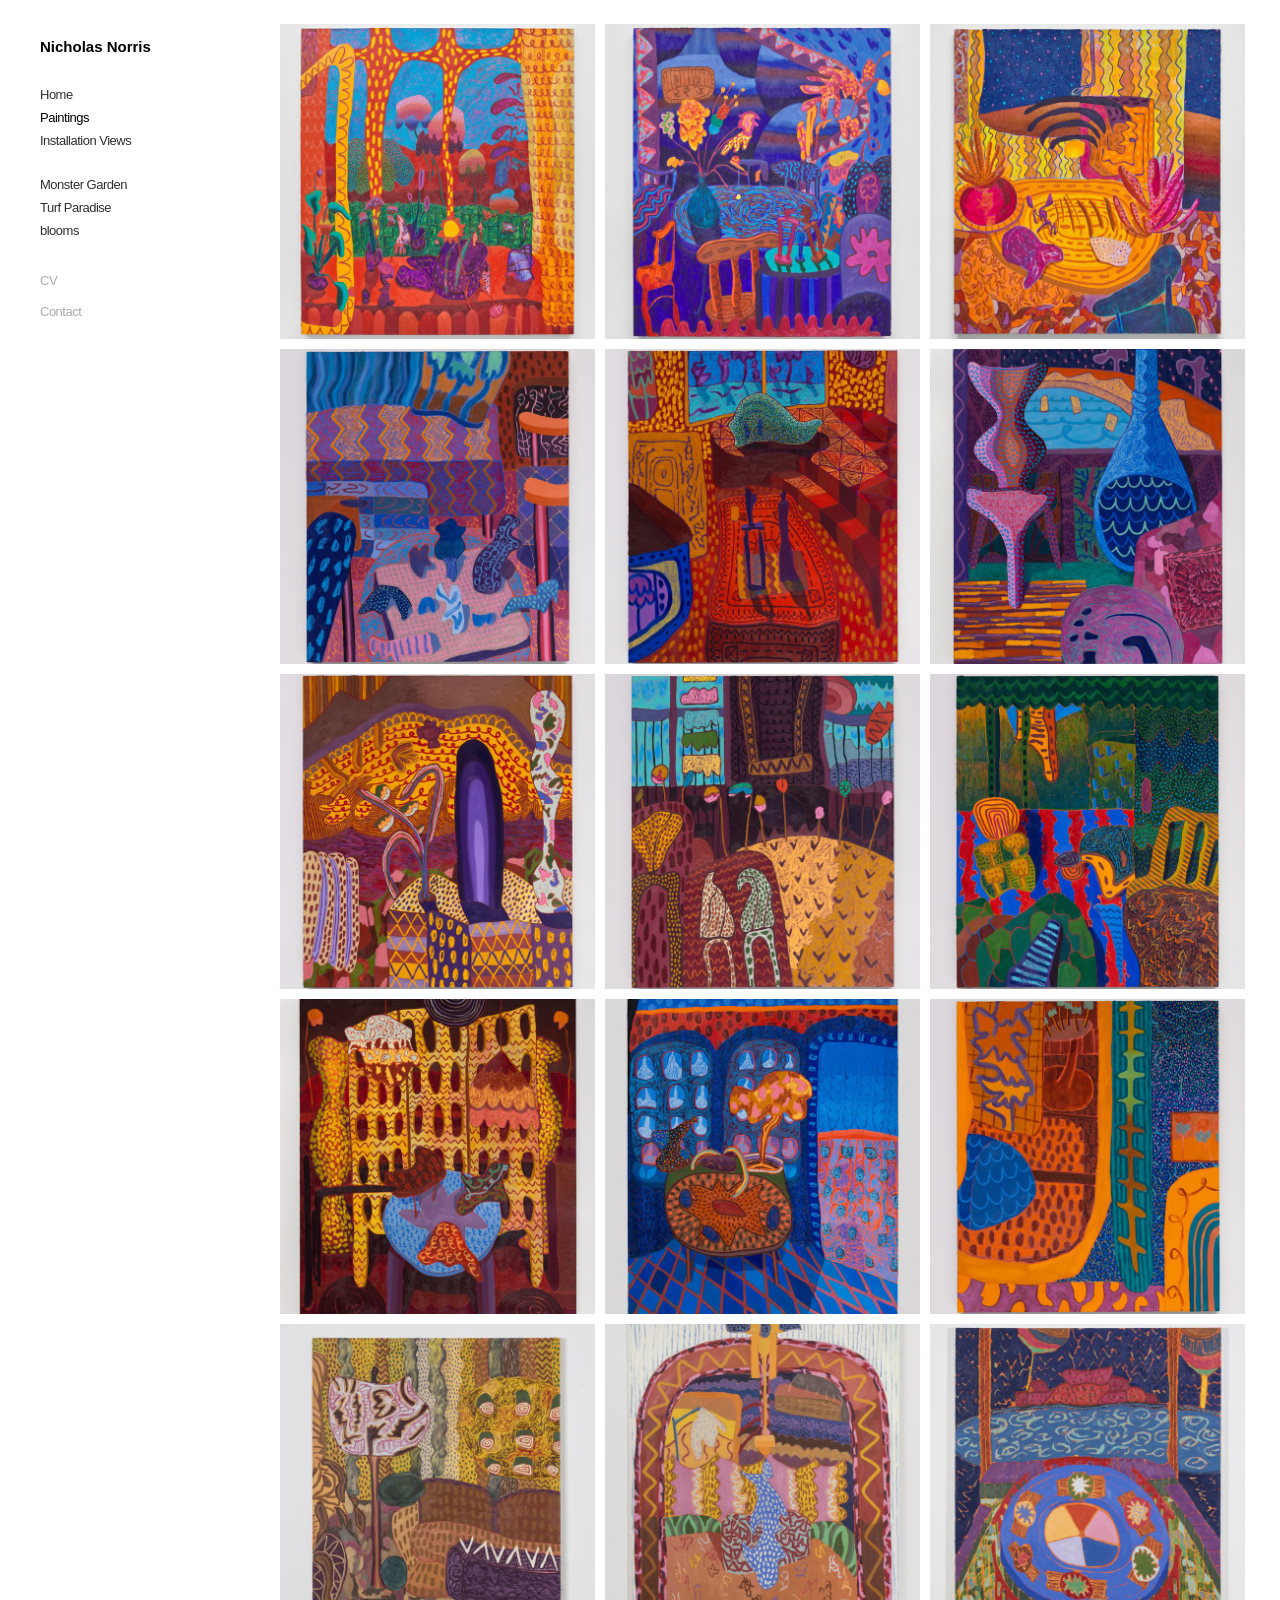
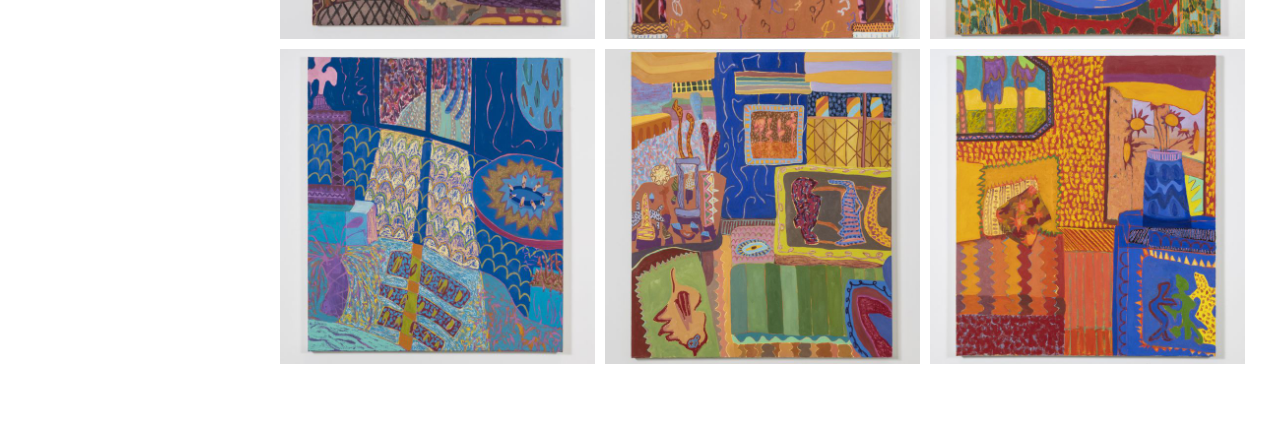
<file: docs/paintings.html>
<!DOCTYPE html>
<html lang="en">
<head>
  <meta charset="utf-8">
  <meta name="viewport" content="width=device-width, initial-scale=1">
  <title>Paintings | Nicholas Norris</title>
  <meta name="description" content="Nicholas Norris, painter. Paintings, installation views, CV and contact.">
  <meta property="og:title" content="Paintings | Nicholas Norris">
  <meta property="og:description" content="Nicholas Norris, painter. Paintings, installation views, CV and contact.">
  <meta property="og:image" content="https://www.nicholasnorris.com/img/paintings/01-alba.jpg">
  <link rel="canonical" href="https://www.nicholasnorris.com/paintings">
  <link rel="stylesheet" href="assets/style.css">
</head>
<body data-site="Nicholas Norris" data-title="Paintings | Nicholas Norris">
  <aside class="sidebar">
    <a class="site-title" href="index.html">Nicholas Norris</a>
    <nav aria-label="Main">
      <ul class="nav-primary">
        <li><a href="index.html">Home</a></li>
        <li><a href="paintings.html" aria-current="page">Paintings</a></li>
        <li><a href="installation-views.html">Installation Views</a></li>
      </ul>
      <ul class="nav-shows">
        <li><a href="monster-garden.html">Monster Garden</a></li>
        <li><a href="turf-paradise.html">Turf Paradise</a></li>
        <li><a href="blooms.html">blooms</a></li>
      </ul>
      <ul class="nav-secondary">
        <li><a href="cv.html">CV</a></li>
        <li><a href="contact.html">Contact</a></li>
      </ul>
    </nav>
      <div class="caption" data-caption hidden>
        <div class="title"></div>
        <div class="year"></div>
        <div class="medium"></div>
        <div class="size"></div>
        <div class="controls">
          <a class="prev" href="#">Prev</a> / <a class="next" href="#">Next</a><br>
          <a class="show-thumbs" href="#thumbnails">Show thumbnails</a>
        </div>
      </div>
  </aside>
  <main>
    <div class="grid">
      <a href="#alba"><img src="img/paintings/thumbs/01-alba.jpg" alt="Alba, 2023. Oil and oil stick on canvas, 54 x 48 in." loading="lazy" width="640" height="640"></a>
      <a href="#blossom"><img src="img/paintings/thumbs/02-blossom.jpg" alt="Blossom, 2023. Oil and oil stick on canvas, 38 x 32 in." loading="lazy" width="640" height="640"></a>
      <a href="#ayla"><img src="img/paintings/thumbs/03-ayla.jpg" alt="Ayla, 2023. Oil and oil stick on canvas, 44 x 38 in." loading="lazy" width="640" height="640"></a>
      <a href="#table-games"><img src="img/paintings/thumbs/04-table-games.jpg" alt="table games, 2022. Oil and oil stick on canvas, 38 x 32 in." loading="lazy" width="640" height="640"></a>
      <a href="#slug"><img src="img/paintings/thumbs/05-slug.jpg" alt="slug, 2022. Oil and oil stick on canvas, 44 x 38 in." loading="lazy" width="640" height="640"></a>
      <a href="#palm-night"><img src="img/paintings/thumbs/06-palm-night.jpg" alt="palm night, 2022. Oil and oil stick on canvas, 54 x 46 in." loading="lazy" width="640" height="640"></a>
      <a href="#trio-valley"><img src="img/paintings/thumbs/07-trio-valley.jpg" alt="trio valley, 2022. Oil and oil stick on canvas, 44 x 38 in." loading="lazy" width="640" height="640"></a>
      <a href="#todays-tulips"><img src="img/paintings/thumbs/08-todays-tulips.jpg" alt="todays tulips, 2022. Oil and oil stick on canvas, 38 x 32 in." loading="lazy" width="640" height="640"></a>
      <a href="#vernon-ave"><img src="img/paintings/thumbs/09-vernon-ave.jpg" alt="vernon ave, 2022. Oil and oil stick on canvas, 38 x 32 in." loading="lazy" width="640" height="640"></a>
      <a href="#budmans-cabaret"><img src="img/paintings/thumbs/10-budmans-cabaret.jpg" alt="budmans cabaret, 2022. Oil and oil stick on canvas, 54 x 46 in." loading="lazy" width="640" height="640"></a>
      <a href="#woodstock-two"><img src="img/paintings/thumbs/11-woodstock-two.jpg" alt="woodstock two, 2022. Oil and oil stick on canvas, 54 x 46 in." loading="lazy" width="640" height="640"></a>
      <a href="#mid-summer-waltz"><img src="img/paintings/thumbs/12-mid-summer-waltz.jpg" alt="mid summer waltz, 2022. Oil and oil stick on canvas, 38 x 32 in." loading="lazy" width="640" height="640"></a>
      <a href="#woodstock"><img src="img/paintings/thumbs/13-woodstock.jpg" alt="woodstock, 2020. Oil on canvas, 42 x 36 in." loading="lazy" width="640" height="640"></a>
      <a href="#arch-positano"><img src="img/paintings/thumbs/14-arch-positano.jpg" alt="arch positano, 2020. Oil on canvas, 56 x 48 in." loading="lazy" width="640" height="640"></a>
      <a href="#beryl"><img src="img/paintings/thumbs/15-beryl.jpg" alt="beryl, 2019. Oil on canvas, 44 x 38 in." loading="lazy" width="640" height="640"></a>
      <a href="#patio"><img src="img/paintings/thumbs/16-patio.jpg" alt="patio, 2020. Oil on canvas, 44 x 38 in." loading="lazy" width="640" height="640"></a>
      <a href="#fish-pillow"><img src="img/paintings/thumbs/17-fish-pillow.jpg" alt="fish pillow, 2020. Oil on canvas, 52 x 46 in." loading="lazy" width="640" height="640"></a>
      <a href="#moonflower"><img src="img/paintings/thumbs/18-moonflower.jpg" alt="moonflower, 2019. Oil on canvas, 44 x 38 in." loading="lazy" width="640" height="640"></a>
    </div>
    <div class="viewer" hidden>
      <img alt="">
    </div>
      <div class="caption mobile-caption" data-caption hidden>
        <div class="title"></div>
        <div class="year"></div>
        <div class="medium"></div>
        <div class="size"></div>
        <div class="controls">
          <a class="prev" href="#">Prev</a> / <a class="next" href="#">Next</a><br>
          <a class="show-thumbs" href="#thumbnails">Show thumbnails</a>
        </div>
      </div>
    <script type="application/json" id="paintings-data">[{"slug": "alba", "title": "Alba", "year": "2023", "medium": "Oil and oil stick on canvas", "size": "54 x 48 in", "large": "img/paintings/01-alba.jpg"}, {"slug": "blossom", "title": "Blossom", "year": "2023", "medium": "Oil and oil stick on canvas", "size": "38 x 32 in", "large": "img/paintings/02-blossom.jpg"}, {"slug": "ayla", "title": "Ayla", "year": "2023", "medium": "Oil and oil stick on canvas", "size": "44 x 38 in", "large": "img/paintings/03-ayla.jpg"}, {"slug": "table-games", "title": "table games", "year": "2022", "medium": "Oil and oil stick on canvas", "size": "38 x 32 in", "large": "img/paintings/04-table-games.jpg"}, {"slug": "slug", "title": "slug", "year": "2022", "medium": "Oil and oil stick on canvas", "size": "44 x 38 in", "large": "img/paintings/05-slug.jpg"}, {"slug": "palm-night", "title": "palm night", "year": "2022", "medium": "Oil and oil stick on canvas", "size": "54 x 46 in", "large": "img/paintings/06-palm-night.jpg"}, {"slug": "trio-valley", "title": "trio valley", "year": "2022", "medium": "Oil and oil stick on canvas", "size": "44 x 38 in", "large": "img/paintings/07-trio-valley.jpg"}, {"slug": "todays-tulips", "title": "todays tulips", "year": "2022", "medium": "Oil and oil stick on canvas", "size": "38 x 32 in", "large": "img/paintings/08-todays-tulips.jpg"}, {"slug": "vernon-ave", "title": "vernon ave", "year": "2022", "medium": "Oil and oil stick on canvas", "size": "38 x 32 in", "large": "img/paintings/09-vernon-ave.jpg"}, {"slug": "budmans-cabaret", "title": "budmans cabaret", "year": "2022", "medium": "Oil and oil stick on canvas", "size": "54 x 46 in", "large": "img/paintings/10-budmans-cabaret.jpg"}, {"slug": "woodstock-two", "title": "woodstock two", "year": "2022", "medium": "Oil and oil stick on canvas", "size": "54 x 46 in", "large": "img/paintings/11-woodstock-two.jpg"}, {"slug": "mid-summer-waltz", "title": "mid summer waltz", "year": "2022", "medium": "Oil and oil stick on canvas", "size": "38 x 32 in", "large": "img/paintings/12-mid-summer-waltz.jpg"}, {"slug": "woodstock", "title": "woodstock", "year": "2020", "medium": "Oil on canvas", "size": "42 x 36 in", "large": "img/paintings/13-woodstock.jpg"}, {"slug": "arch-positano", "title": "arch positano", "year": "2020", "medium": "Oil on canvas", "size": "56 x 48 in", "large": "img/paintings/14-arch-positano.jpg"}, {"slug": "beryl", "title": "beryl", "year": "2019", "medium": "Oil on canvas", "size": "44 x 38 in", "large": "img/paintings/15-beryl.jpg"}, {"slug": "patio", "title": "patio", "year": "2020", "medium": "Oil on canvas", "size": "44 x 38 in", "large": "img/paintings/16-patio.jpg"}, {"slug": "fish-pillow", "title": "fish pillow", "year": "2020", "medium": "Oil on canvas", "size": "52 x 46 in", "large": "img/paintings/17-fish-pillow.jpg"}, {"slug": "moonflower", "title": "moonflower", "year": "2019", "medium": "Oil on canvas", "size": "44 x 38 in", "large": "img/paintings/18-moonflower.jpg"}]</script>
  </main>
  <script src="assets/gallery.js"></script>
</body>
</html>
</file>
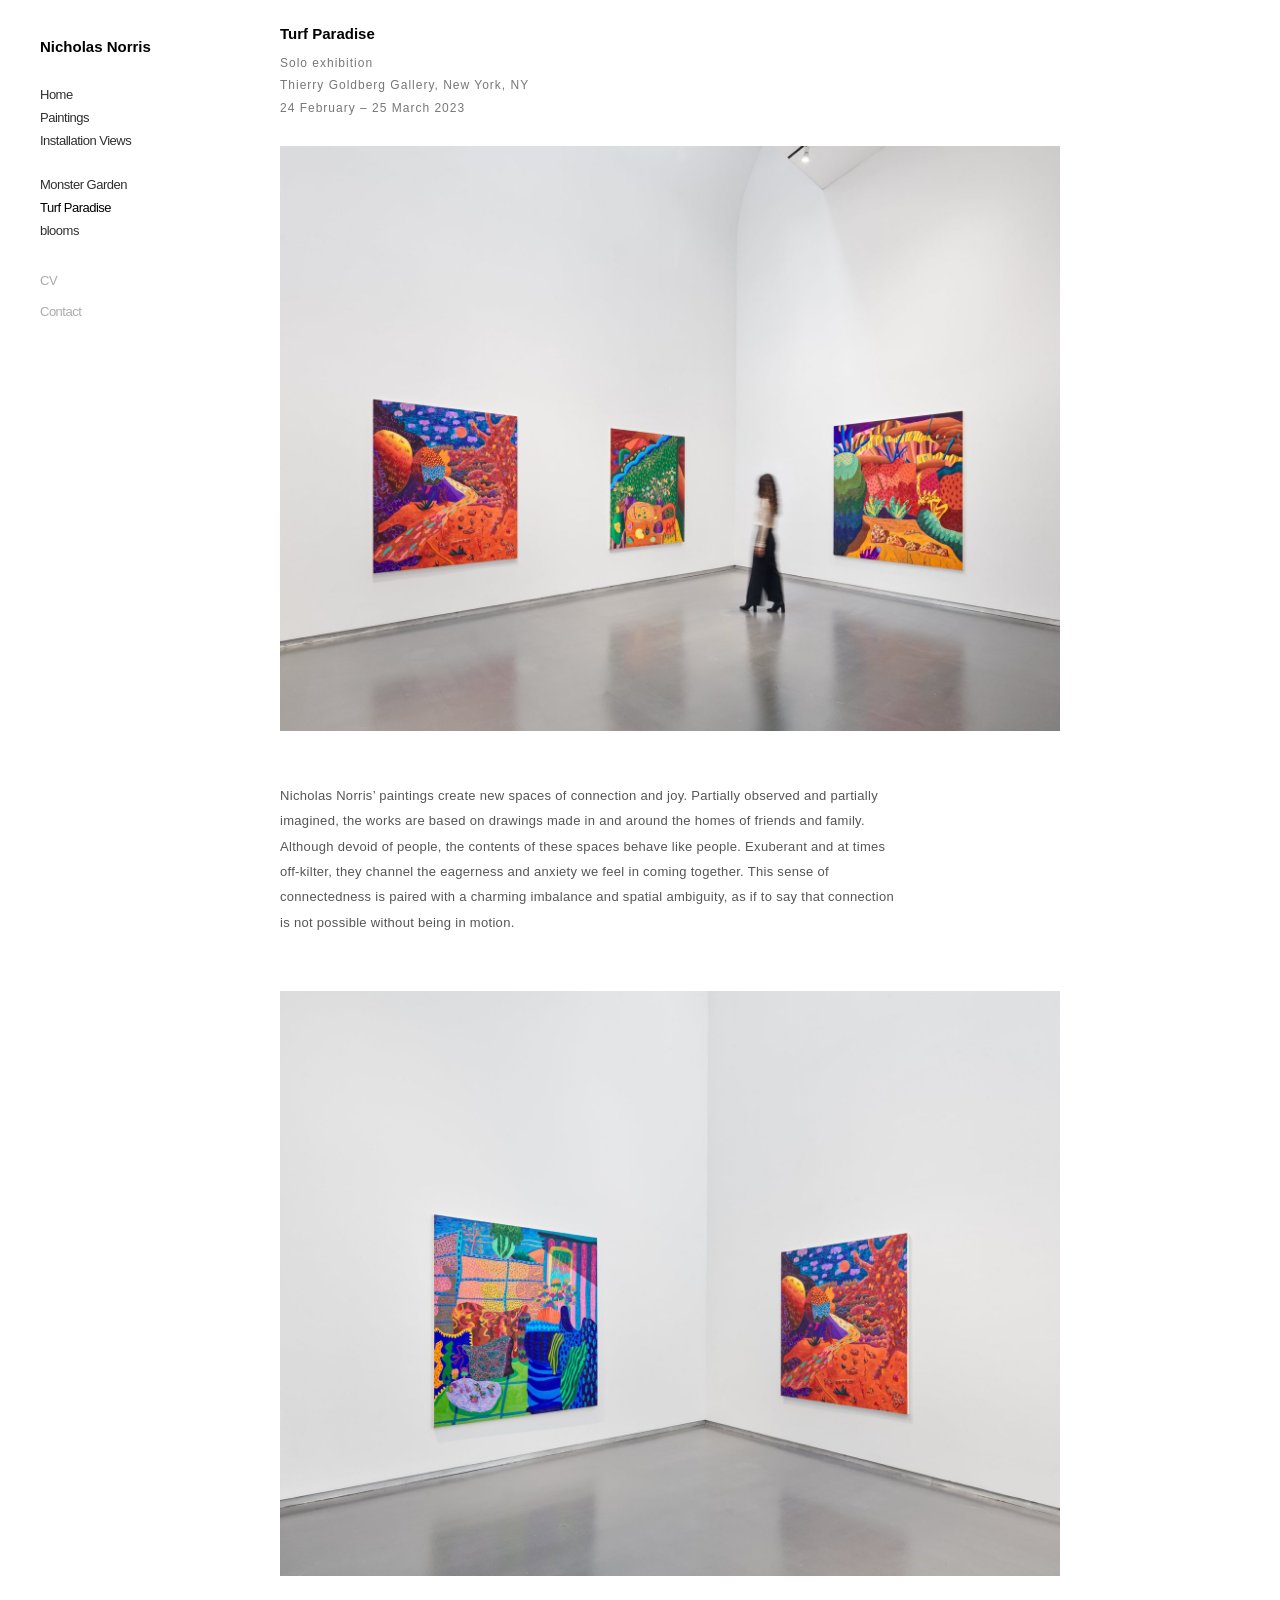
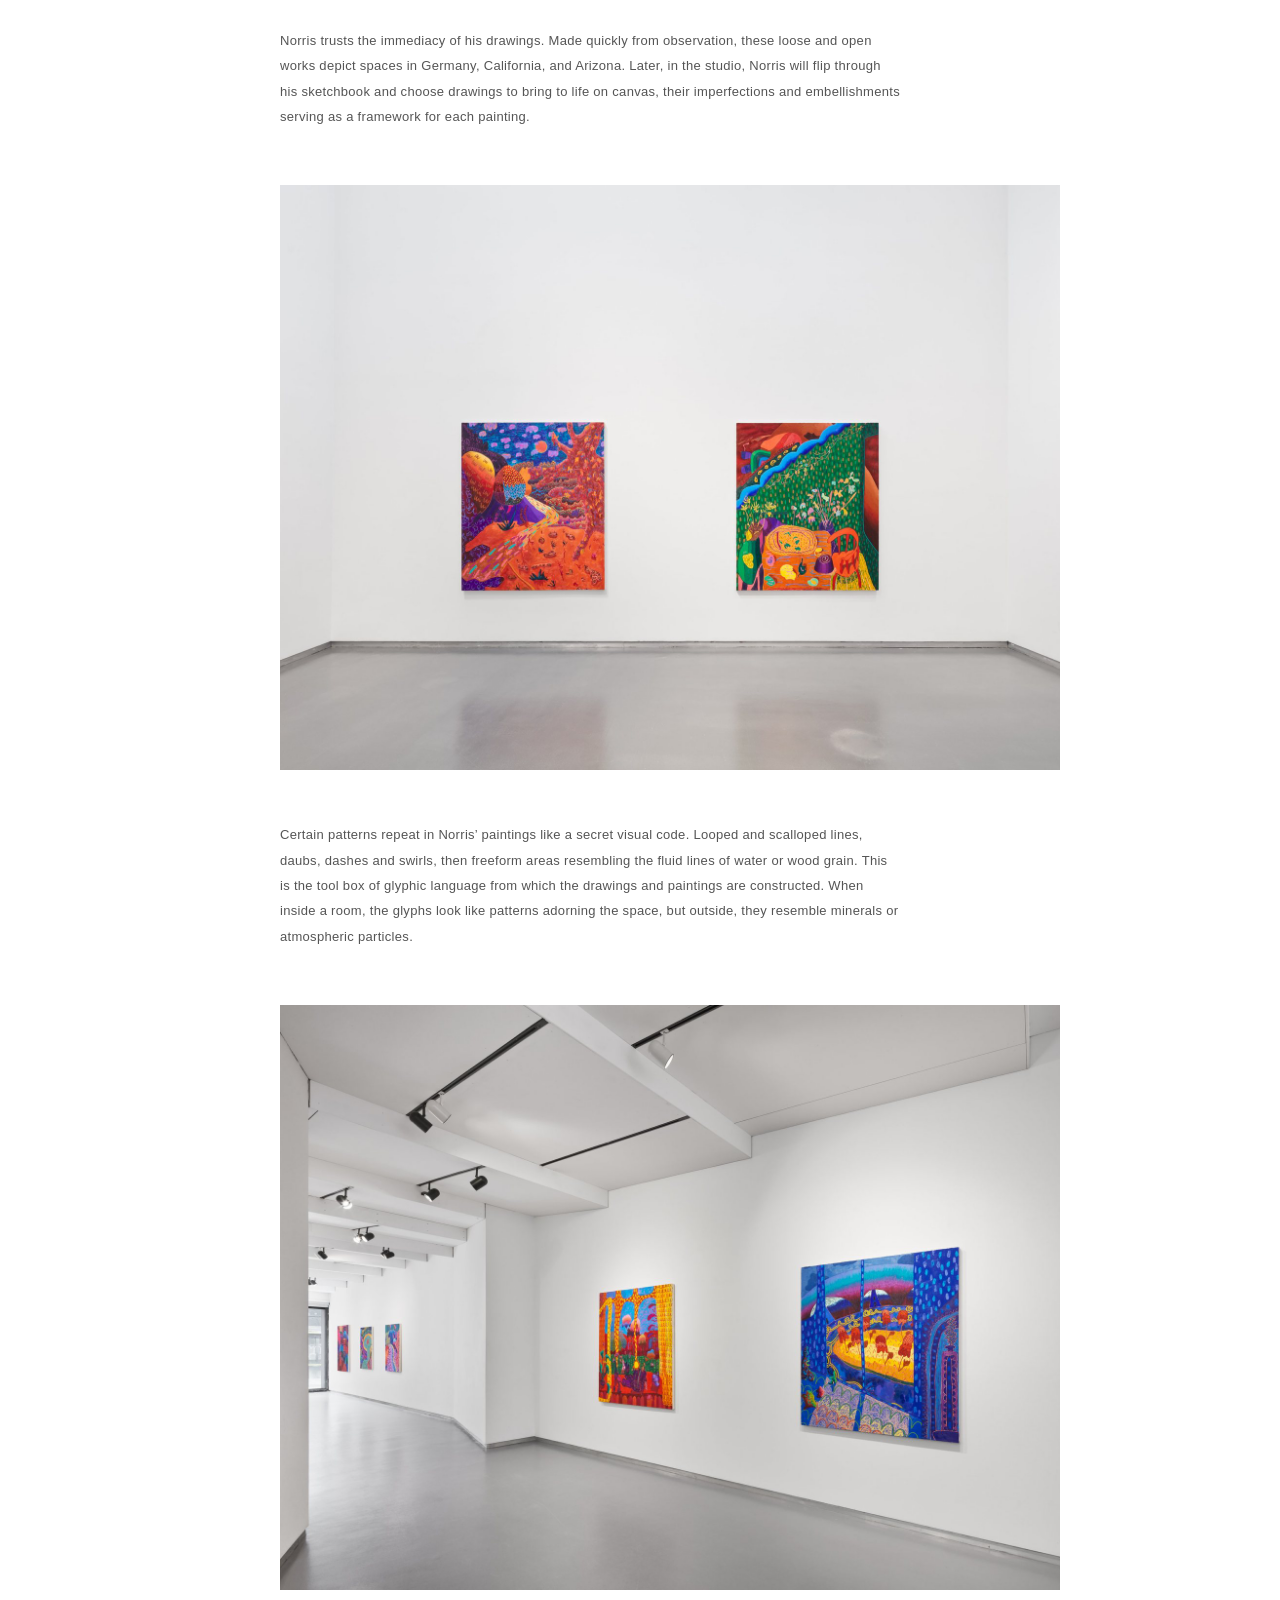
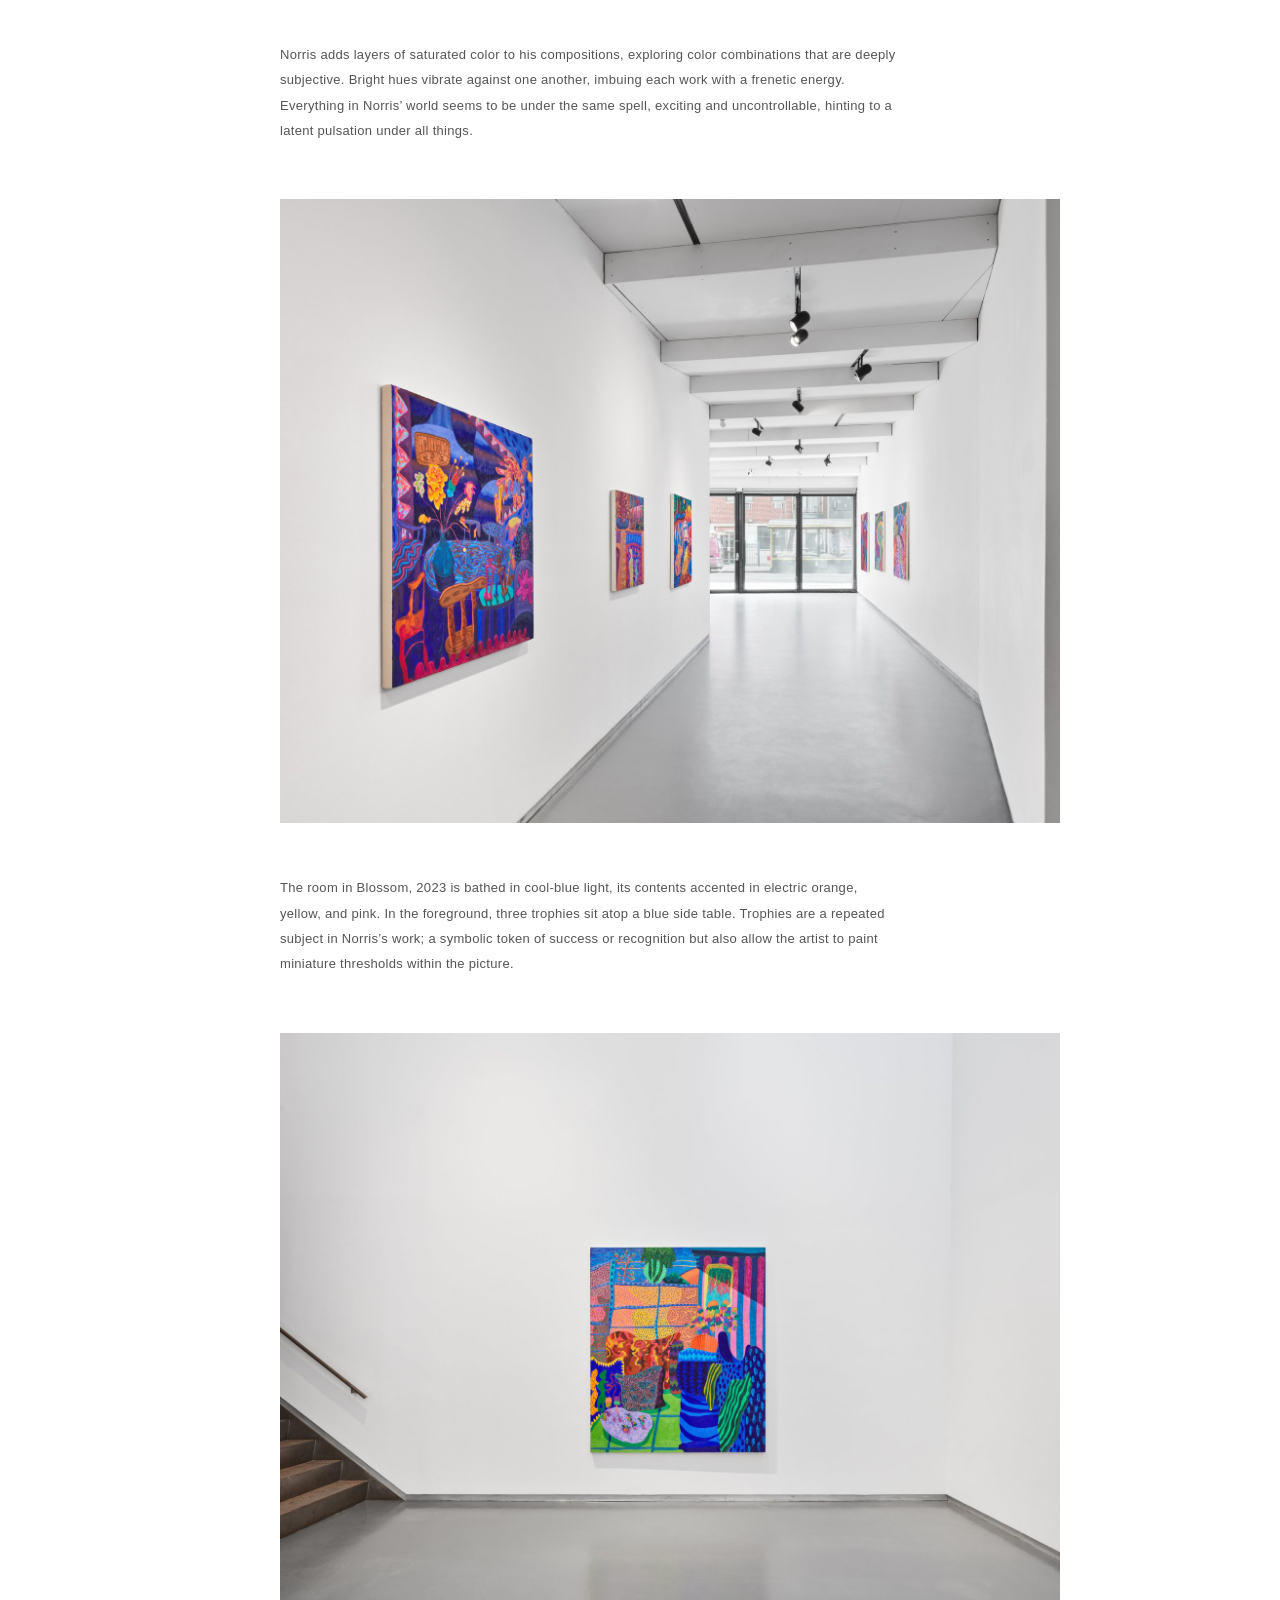
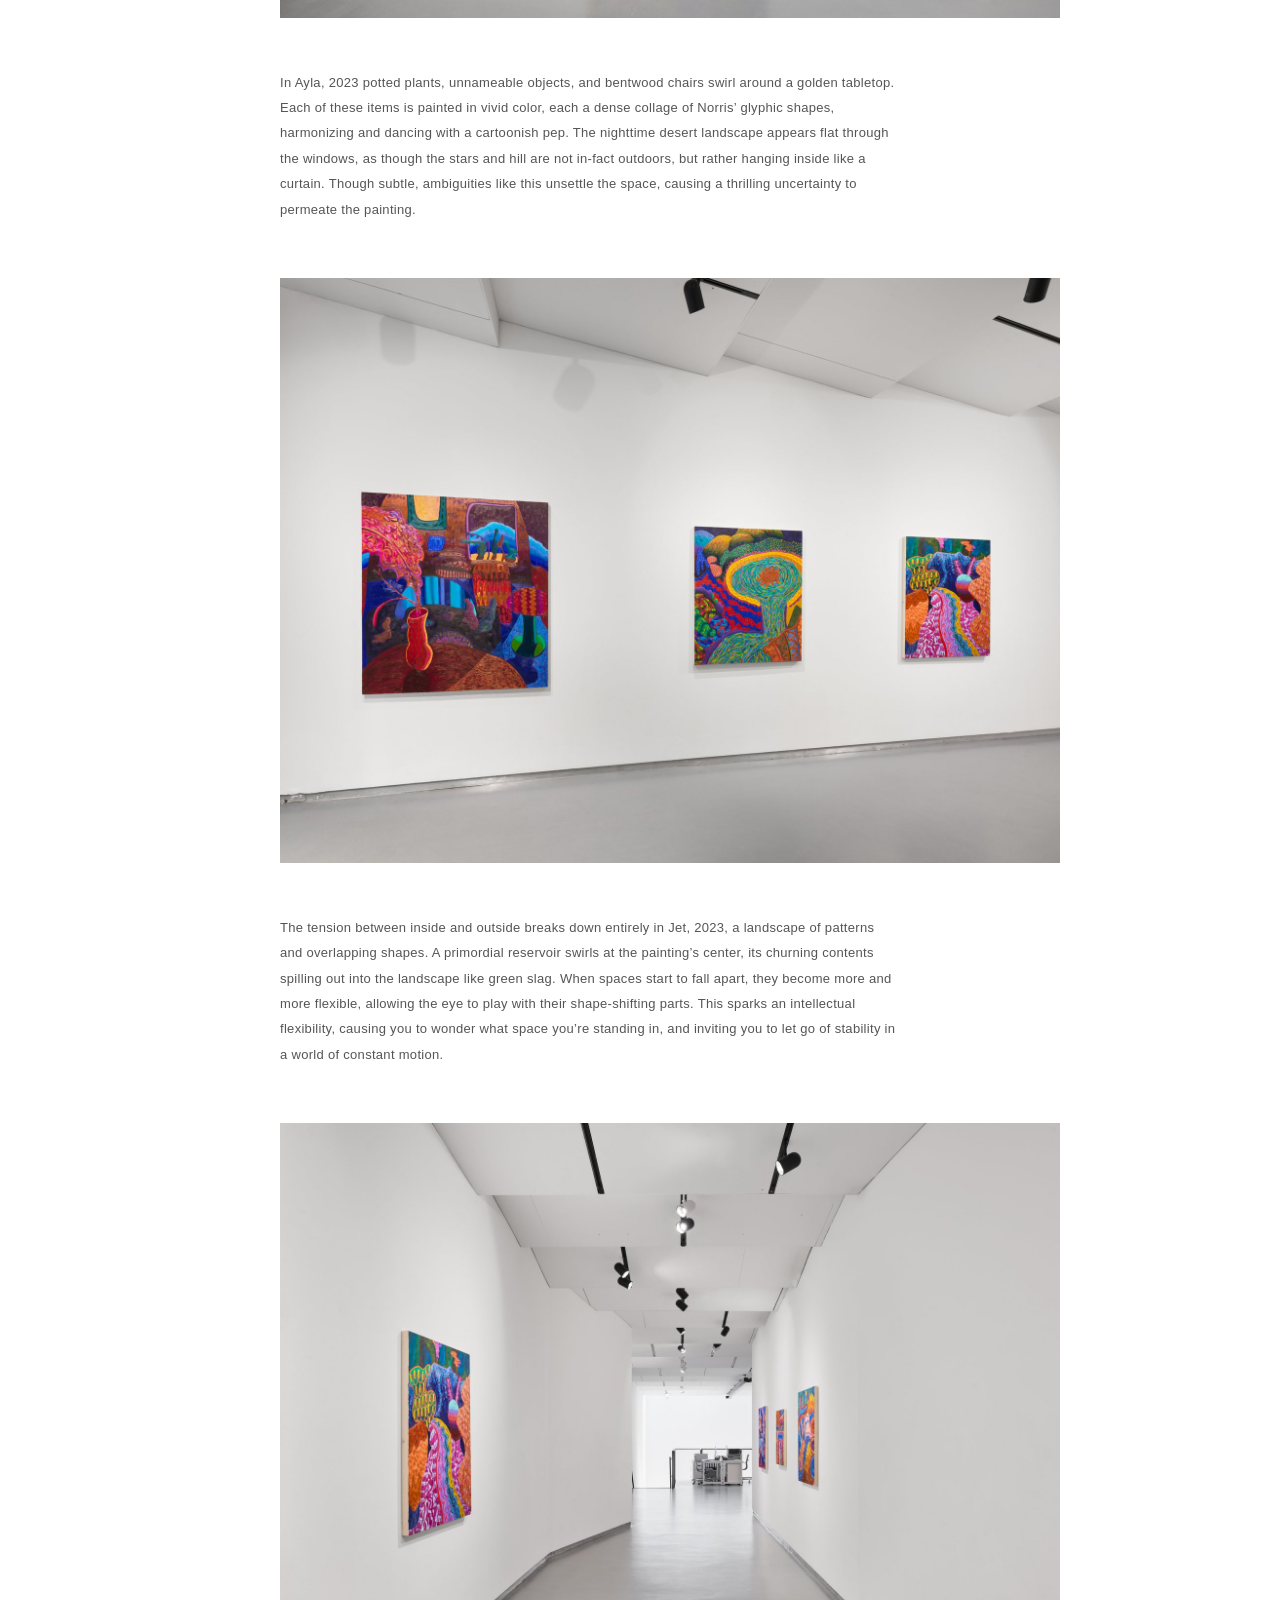
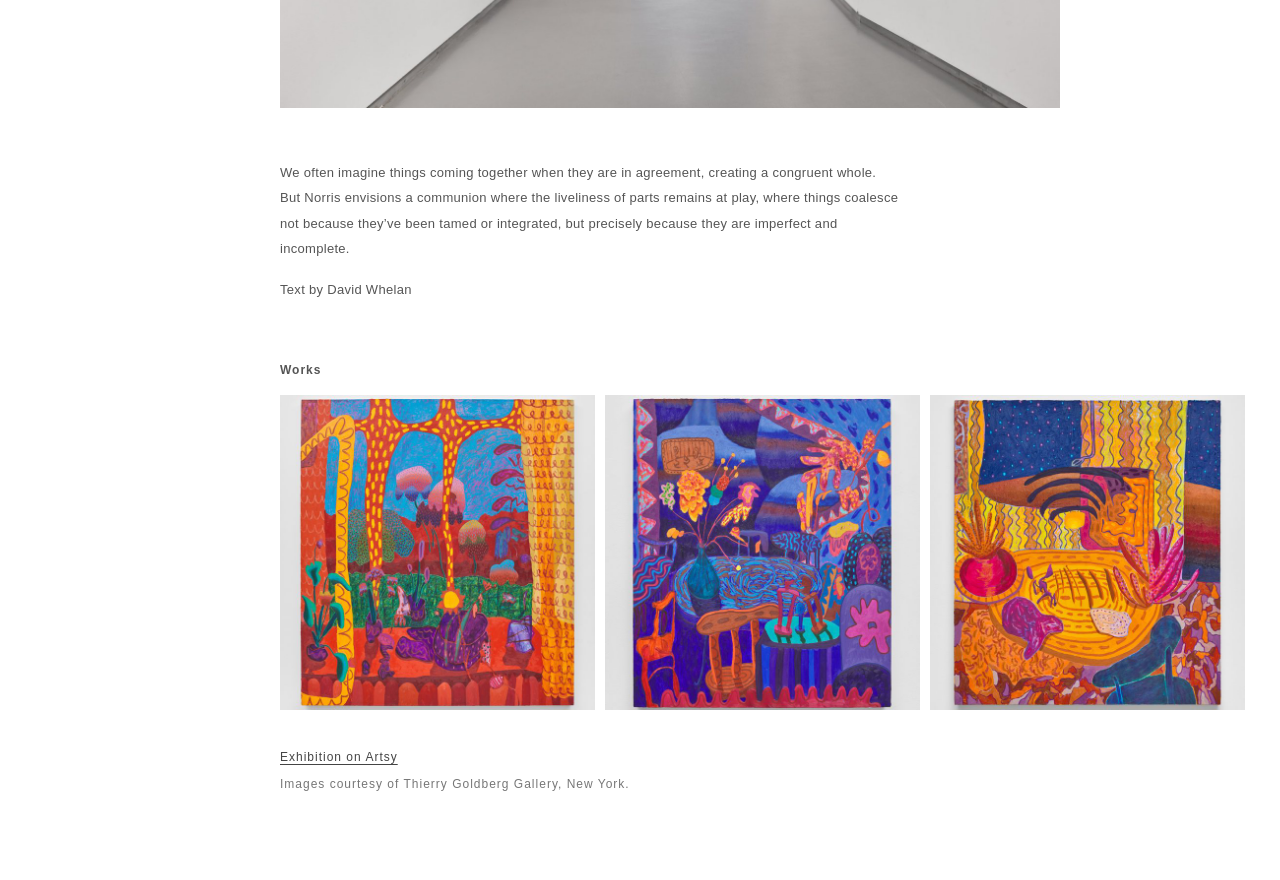
<file: docs/turf-paradise.html>
<!DOCTYPE html>
<html lang="en">
<head>
  <meta charset="utf-8">
  <meta name="viewport" content="width=device-width, initial-scale=1">
  <title>Turf Paradise | Nicholas Norris</title>
  <meta name="description" content="Nicholas Norris, painter. Paintings, installation views, CV and contact.">
  <meta property="og:title" content="Turf Paradise | Nicholas Norris">
  <meta property="og:description" content="Nicholas Norris, painter. Paintings, installation views, CV and contact.">
  <meta property="og:image" content="https://www.nicholasnorris.com/img/shows/turf-paradise/installation-views/01-230224_TGG_016.jpg">
  <link rel="canonical" href="https://www.nicholasnorris.com/turf-paradise">
  <link rel="stylesheet" href="assets/style.css">
</head>
<body data-site="Nicholas Norris" data-title="Turf Paradise | Nicholas Norris">
  <aside class="sidebar">
    <a class="site-title" href="index.html">Nicholas Norris</a>
    <nav aria-label="Main">
      <ul class="nav-primary">
        <li><a href="index.html">Home</a></li>
        <li><a href="paintings.html">Paintings</a></li>
        <li><a href="installation-views.html">Installation Views</a></li>
      </ul>
      <ul class="nav-shows">
        <li><a href="monster-garden.html">Monster Garden</a></li>
        <li><a href="turf-paradise.html" aria-current="page">Turf Paradise</a></li>
        <li><a href="blooms.html">blooms</a></li>
      </ul>
      <ul class="nav-secondary">
        <li><a href="cv.html">CV</a></li>
        <li><a href="contact.html">Contact</a></li>
      </ul>
    </nav>
      <div class="caption" data-caption hidden>
        <div class="title"></div>
        <div class="year"></div>
        <div class="medium"></div>
        <div class="size"></div>
        <div class="controls">
          <a class="prev" href="#">Prev</a> / <a class="next" href="#">Next</a><br>
          <a class="show-thumbs" href="#thumbnails">Show thumbnails</a>
        </div>
      </div>
  </aside>
  <main>
    <div class="show" data-hide-in-viewer>
      <header class="show-head">
        <h1>Turf Paradise</h1>
        <p>Solo exhibition</p>
        <p>Thierry Goldberg Gallery, New York, NY</p>
        <p>24 February – 25 March 2023</p>
      </header>

      <div class="column stack">
        <img src="img/shows/turf-paradise/installation-views/01-230224_TGG_016.jpg" alt="Turf Paradise, installation view" width="1600" height="1200">
      </div>
      <div class="show-text">
        <p>Nicholas Norris’ paintings create new spaces of connection and joy. Partially observed and partially imagined, the works are based on drawings made in and around the homes of friends and family. Although devoid of people, the contents of these spaces behave like people. Exuberant and at times off-kilter, they channel the eagerness and anxiety we feel in coming together. This sense of connectedness is paired with a charming imbalance and spatial ambiguity, as if to say that connection is not possible without being in motion.</p>
      </div>
      <div class="column stack">
        <img src="img/shows/turf-paradise/installation-views/03-230224_TGG_014.jpg" alt="Turf Paradise, installation view" loading="lazy" width="1600" height="1200">
      </div>
      <div class="show-text">
        <p>Norris trusts the immediacy of his drawings. Made quickly from observation, these loose and open works depict spaces in Germany, California, and Arizona. Later, in the studio, Norris will flip through his sketchbook and choose drawings to bring to life on canvas, their imperfections and embellishments serving as a framework for each painting.</p>
      </div>
      <div class="column stack">
        <img src="img/shows/turf-paradise/installation-views/02-230224_TGG_015.jpg" alt="Turf Paradise, installation view" loading="lazy" width="1600" height="1200">
      </div>
      <div class="show-text">
        <p>Certain patterns repeat in Norris’ paintings like a secret visual code. Looped and scalloped lines, daubs, dashes and swirls, then freeform areas resembling the fluid lines of water or wood grain. This is the tool box of glyphic language from which the drawings and paintings are constructed. When inside a room, the glyphs look like patterns adorning the space, but outside, they resemble minerals or atmospheric particles.</p>
      </div>
      <div class="column stack">
        <img src="img/shows/turf-paradise/installation-views/06-230224_TGG_008.jpg" alt="Turf Paradise, installation view" loading="lazy" width="1600" height="1200">
      </div>
      <div class="show-text">
        <p>Norris adds layers of saturated color to his compositions, exploring color combinations that are deeply subjective. Bright hues vibrate against one another, imbuing each work with a frenetic energy. Everything in Norris’ world seems to be under the same spell, exciting and uncontrollable, hinting to a latent pulsation under all things.</p>
      </div>
      <div class="column stack">
        <img src="img/shows/turf-paradise/installation-views/05-230224_TGG_010.jpg" alt="Turf Paradise, installation view" loading="lazy" width="1600" height="1280">
      </div>
      <div class="show-text">
        <p>The room in Blossom, 2023 is bathed in cool-blue light, its contents accented in electric orange, yellow, and pink. In the foreground, three trophies sit atop a blue side table. Trophies are a repeated subject in Norris’s work; a symbolic token of success or recognition but also allow the artist to paint miniature thresholds within the picture.</p>
      </div>
      <div class="column stack">
        <img src="img/shows/turf-paradise/installation-views/04-230224_TGG_012.jpg" alt="Turf Paradise, installation view" loading="lazy" width="1600" height="1200">
      </div>
      <div class="show-text">
        <p>In Ayla, 2023 potted plants, unnameable objects, and bentwood chairs swirl around a golden tabletop. Each of these items is painted in vivid color, each a dense collage of Norris’ glyphic shapes, harmonizing and dancing with a cartoonish pep. The nighttime desert landscape appears flat through the windows, as though the stars and hill are not in-fact outdoors, but rather hanging inside like a curtain. Though subtle, ambiguities like this unsettle the space, causing a thrilling uncertainty to permeate the painting.</p>
      </div>
      <div class="column stack">
        <img src="img/shows/turf-paradise/installation-views/08-230224_TGG_001.jpg" alt="Turf Paradise, installation view" loading="lazy" width="1600" height="1200">
      </div>
      <div class="show-text">
        <p>The tension between inside and outside breaks down entirely in Jet, 2023, a landscape of patterns and overlapping shapes. A primordial reservoir swirls at the painting’s center, its churning contents spilling out into the landscape like green slag. When spaces start to fall apart, they become more and more flexible, allowing the eye to play with their shape-shifting parts. This sparks an intellectual flexibility, causing you to wonder what space you’re standing in, and inviting you to let go of stability in a world of constant motion.</p>
      </div>
      <div class="column stack">
        <img src="img/shows/turf-paradise/installation-views/07-230224_TGG_003.jpg" alt="Turf Paradise, installation view" loading="lazy" width="1600" height="1200">
      </div>
      <div class="show-text">
        <p>We often imagine things coming together when they are in agreement, creating a congruent whole. But Norris envisions a communion where the liveliness of parts remains at play, where things coalesce not because they’ve been tamed or integrated, but precisely because they are imperfect and incomplete.</p>
        <p class="credit">Text by David Whelan</p>
      </div>
      <h2 class="show-works">Works</h2>
    </div>
    <div class="grid">
      <a href="#alba"><img src="img/shows/turf-paradise/works/thumbs/alba.jpg" alt="Alba, 2023. Oil and oil stick on canvas, 54 x 48 in." loading="lazy" width="640" height="640"></a>
      <a href="#blossom"><img src="img/shows/turf-paradise/works/thumbs/blossom.jpg" alt="Blossom, 2023. Oil and oil stick on canvas, 38 x 32 in." loading="lazy" width="640" height="640"></a>
      <a href="#ayla"><img src="img/shows/turf-paradise/works/thumbs/ayla.jpg" alt="Ayla, 2023. Oil and oil stick on canvas, 44 x 38 in." loading="lazy" width="640" height="640"></a>
    </div>
    <div class="viewer" hidden>
      <img alt="">
    </div>
      <div class="caption mobile-caption" data-caption hidden>
        <div class="title"></div>
        <div class="year"></div>
        <div class="medium"></div>
        <div class="size"></div>
        <div class="controls">
          <a class="prev" href="#">Prev</a> / <a class="next" href="#">Next</a><br>
          <a class="show-thumbs" href="#thumbnails">Show thumbnails</a>
        </div>
      </div>
    <script type="application/json" id="paintings-data">[{"slug": "alba", "title": "Alba", "year": "2023", "medium": "Oil and oil stick on canvas", "size": "54 x 48 in", "large": "img/shows/turf-paradise/works/alba.jpg"}, {"slug": "blossom", "title": "Blossom", "year": "2023", "medium": "Oil and oil stick on canvas", "size": "38 x 32 in", "large": "img/shows/turf-paradise/works/blossom.jpg"}, {"slug": "ayla", "title": "Ayla", "year": "2023", "medium": "Oil and oil stick on canvas", "size": "44 x 38 in", "large": "img/shows/turf-paradise/works/ayla.jpg"}]</script>
    <footer class="show-foot" data-hide-in-viewer>
        <p><a href="https://www.artsy.net/show/thierry-goldberg-gallery-turf-paradise">Exhibition on Artsy</a></p>
        <p>Images courtesy of Thierry Goldberg Gallery, New York.</p>
    </footer>
  </main>
  <script src="assets/gallery.js"></script>
</body>
</html>
</file>
<file: docs/assets/style.css>
/* Nicholas Norris: site styles. Layout mirrors the original Squarespace site. */
:root {
  --sidebar: 280px;
  --ink: #000;
  --nav: #2e2e2e;
  --muted: #777;
  --faint: #aaa;
  --cell: #ececec;
}

* { box-sizing: border-box; }

html, body { margin: 0; background: #fff; }

body {
  font-family: "Helvetica Neue", Helvetica, Arial, sans-serif;
  font-size: 12px;
  letter-spacing: 1px;
  line-height: 1.9;
  color: var(--muted);
  -webkit-font-smoothing: antialiased;
}

a { color: inherit; text-decoration: none; }
a:hover { color: var(--ink); }
img { display: block; max-width: 100%; }

/* Sidebar */
.sidebar {
  position: fixed;
  inset: 0 auto 0 0;
  width: var(--sidebar);
  padding: 38px 40px 40px;
  display: flex;
  flex-direction: column;
}

.site-title {
  font-size: 15px;
  font-weight: 700;
  letter-spacing: 0;
  line-height: 1.2;
  color: var(--ink);
}

nav ul { list-style: none; margin: 0; padding: 0; }
nav a { font-size: 13px; letter-spacing: -0.5px; }
nav a[aria-current="page"] { color: var(--ink); }
.nav-primary { margin-top: 28px; }
.nav-primary a { color: var(--nav); line-height: 19px; }
.nav-shows { margin-top: 22px; }
.nav-shows a { color: var(--nav); line-height: 19px; }
.nav-secondary { margin-top: 22px; }
.nav-secondary a { color: var(--faint); line-height: 31px; }
.nav-secondary a[aria-current="page"] { color: var(--ink); }

/* Main column */
main {
  margin-left: var(--sidebar);
  padding: 24px 35px 80px 0;
  min-height: 100vh;
}

.column { max-width: 780px; }

/* Home + installation views */
.stack img { width: 100%; height: auto; margin-bottom: 52px; background: var(--cell); }
.stack figure { margin: 0; }
.stack figcaption { margin: -40px 0 52px; }

/* Thumbnail grid */
.grid {
  display: grid;
  grid-template-columns: repeat(3, 1fr);
  gap: 10px;
}
.grid a { display: block; aspect-ratio: 1 / 1; background: var(--cell); overflow: hidden; }
.grid img { width: 100%; height: 100%; object-fit: cover; transition: opacity .2s; }
.grid a:hover img { opacity: .85; }

/* Single painting viewer */
.viewer {
  height: calc(100vh - 48px);
  display: flex;
  align-items: center;
  justify-content: center;
}
.viewer img {
  max-height: 100%;
  max-width: 100%;
  width: auto;
  height: auto;
  object-fit: contain;
  cursor: pointer;
}

.caption {
  margin-top: auto;
  font-size: 11px;
  line-height: 2;
  color: #444;
}
.caption .title { font-weight: 700; color: var(--ink); letter-spacing: 1px; }
.caption .controls {
  margin-top: 10px;
  font-weight: 700;
  font-size: 12px;
  letter-spacing: 1.5px;
  text-transform: uppercase;
  color: #333;
}
.caption .controls a:hover { color: var(--ink); }
.caption .show-thumbs { display: inline-block; margin-top: 6px; color: #666; }

[hidden] { display: none !important; }

/* CV */
.cv { max-width: 700px; }
.cv section { margin-bottom: 34px; }
.cv h2 { font-size: 12px; font-weight: 700; color: #555; margin: 0 0 14px; letter-spacing: 1px; }
.cv h3 { font-size: 12px; font-weight: 400; margin: 22px 0 2px; }
.cv p { margin: 0 0 4px; }
.cv ul { list-style: none; margin: 0; padding: 0; }
.cv a { text-decoration: underline; text-underline-offset: 3px; }
.cv .dated li { display: grid; grid-template-columns: 70px 1fr; margin-bottom: 4px; }

/* Show pages */
.show-head { margin: 0 0 26px; }
.show-head h1 { font-size: 15px; font-weight: 700; color: var(--ink); letter-spacing: 0; margin: 0 0 8px; line-height: 1.3; }
.show-head p { margin: 0; }
.show-text { max-width: 620px; margin: 0 0 56px; color: #555; line-height: 1.95; letter-spacing: 0.3px; font-size: 13px; }
.show-text p { margin: 0 0 16px; }
.show-text a, .show-foot a { color: #444; text-decoration: underline; text-underline-offset: 3px; }
.show-text .credit { margin-top: 14px; }
.show-works { font-size: 12px; font-weight: 700; color: #555; letter-spacing: 1px; margin: 4px 0 14px; }
.show-foot { margin-top: 36px; max-width: 780px; }
.show-foot p { margin: 0 0 4px; }

/* Contact */
.contact p { margin: 0; }

/* Mobile */
@media (max-width: 767px) {
  .sidebar {
    position: static;
    width: auto;
    padding: 28px 20px 8px;
  }
  .site-title { font-size: 22px; font-weight: 400; text-transform: uppercase; letter-spacing: 0.5px; }
  nav { display: flex; flex-wrap: wrap; gap: 0 14px; margin-top: 14px; }
  .nav-primary, .nav-shows, .nav-secondary { display: contents; }
  .nav-primary a, .nav-shows a, .nav-secondary a { line-height: 26px; font-size: 13px; letter-spacing: 0; }
  .caption { display: none; }
  main { margin-left: 0; padding: 16px 20px 60px; }
  .grid { grid-template-columns: repeat(2, 1fr); gap: 8px; }
  .viewer { height: auto; display: block; }
  .viewer img { max-height: 75vh; margin: 0 auto; }
  .mobile-caption { display: block; margin-top: 18px; }
  .stack img { margin-bottom: 20px; }
}
@media (min-width: 768px) {
  .mobile-caption { display: none !important; }
}
</file>
